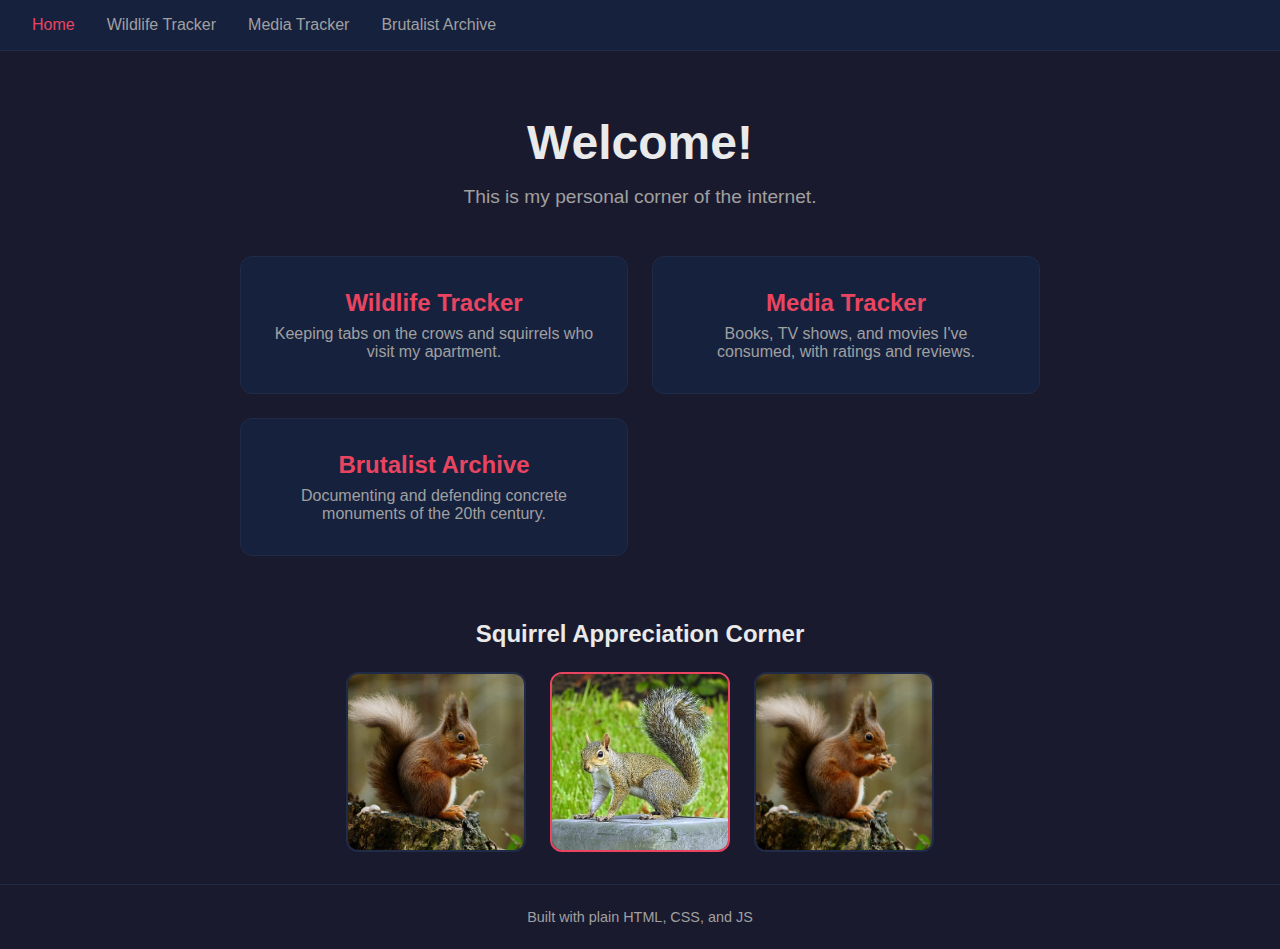
<file: index.html>
<!DOCTYPE html>
<html lang="en">
<head>
    <meta charset="UTF-8">
    <meta name="viewport" content="width=device-width, initial-scale=1.0">
    <title>Hannah's Personal Site</title>
    <link rel="stylesheet" href="styles.css">
</head>
<body>
    <nav>
        <a href="index.html" class="active">Home</a>
        <a href="wildlife.html">Wildlife Tracker</a>
        <a href="media.html">Media Tracker</a>
        <a href="brutalist.html">Brutalist Archive</a>
    </nav>

    <main class="landing">
        <h1>Welcome!</h1>
        <p>This is my personal corner of the internet.</p>

        <div class="cards">
            <a href="wildlife.html" class="card">
                <h2>Wildlife Tracker</h2>
                <p>Keeping tabs on the crows and squirrels who visit my apartment.</p>
            </a>
            <a href="media.html" class="card">
                <h2>Media Tracker</h2>
                <p>Books, TV shows, and movies I've consumed, with ratings and reviews.</p>
            </a>
            <a href="brutalist.html" class="card">
                <h2>Brutalist Archive</h2>
                <p>Documenting and defending concrete monuments of the 20th century.</p>
            </a>
        </div>

        <section class="squirrel-gallery">
            <h2>Squirrel Appreciation Corner</h2>
            <div class="squirrel-pics">
                <img src="images/squirrel1.jpg" alt="Cute squirrel" class="squirrel-img">
                <img src="images/squirrel2.jpg" alt="Squirrel eating" class="squirrel-img" id="magic-squirrel" title="Click me...">
                <img src="images/squirrel3.jpg" alt="Squirrel posing" class="squirrel-img">
            </div>
        </section>
    </main>

    <footer>
        <p>Built with plain HTML, CSS, and JS</p>
    </footer>

    <script>
        // Solitaire-style bouncing squirrel easter egg
        const magicSquirrel = document.getElementById('magic-squirrel');

        magicSquirrel.addEventListener('click', function(e) {
            e.preventDefault();
            startSquirrelCascade(this.src);
        });

        function startSquirrelCascade(imgSrc) {
            const numSquirrels = 15;
            const squirrels = [];

            for (let i = 0; i < numSquirrels; i++) {
                setTimeout(() => {
                    createBouncingSquirrel(imgSrc, squirrels);
                }, i * 200);
            }

            // Clean up after animation
            setTimeout(() => {
                squirrels.forEach(s => s.element.remove());
            }, 8000);
        }

        function createBouncingSquirrel(imgSrc, squirrels) {
            const img = document.createElement('img');
            img.src = imgSrc;
            img.style.cssText = `
                position: fixed;
                width: 80px;
                height: 80px;
                object-fit: cover;
                border-radius: 10px;
                pointer-events: none;
                z-index: 9999;
                box-shadow: 0 4px 12px rgba(0,0,0,0.4);
            `;
            document.body.appendChild(img);

            const squirrel = {
                element: img,
                x: Math.random() * (window.innerWidth - 100),
                y: -100,
                vx: (Math.random() - 0.5) * 8,
                vy: 0,
                gravity: 0.4,
                bounce: 0.7,
                trail: []
            };

            squirrels.push(squirrel);
            animateSquirrel(squirrel);
        }

        function animateSquirrel(squirrel) {
            const maxTrail = 8;
            let frame = 0;
            const maxFrames = 400;

            function update() {
                if (frame > maxFrames) {
                    squirrel.trail.forEach(t => t.remove());
                    return;
                }

                // Leave a trail (the cascade effect)
                if (frame % 3 === 0) {
                    const ghost = document.createElement('img');
                    ghost.src = squirrel.element.src;
                    ghost.style.cssText = `
                        position: fixed;
                        left: ${squirrel.x}px;
                        top: ${squirrel.y}px;
                        width: 80px;
                        height: 80px;
                        object-fit: cover;
                        border-radius: 10px;
                        pointer-events: none;
                        z-index: 9998;
                        opacity: 0.6;
                    `;
                    document.body.appendChild(ghost);
                    squirrel.trail.push(ghost);

                    // Fade out old trail images
                    if (squirrel.trail.length > maxTrail) {
                        const old = squirrel.trail.shift();
                        old.remove();
                    }
                }

                // Physics
                squirrel.vy += squirrel.gravity;
                squirrel.x += squirrel.vx;
                squirrel.y += squirrel.vy;

                // Bounce off walls
                if (squirrel.x <= 0) {
                    squirrel.x = 0;
                    squirrel.vx *= -squirrel.bounce;
                }
                if (squirrel.x >= window.innerWidth - 80) {
                    squirrel.x = window.innerWidth - 80;
                    squirrel.vx *= -squirrel.bounce;
                }

                // Bounce off floor
                if (squirrel.y >= window.innerHeight - 80) {
                    squirrel.y = window.innerHeight - 80;
                    squirrel.vy *= -squirrel.bounce;
                    squirrel.vx *= 0.95; // friction
                }

                // Update position
                squirrel.element.style.left = squirrel.x + 'px';
                squirrel.element.style.top = squirrel.y + 'px';

                frame++;
                requestAnimationFrame(update);
            }

            update();
        }
    </script>
</body>
</html>
</file>
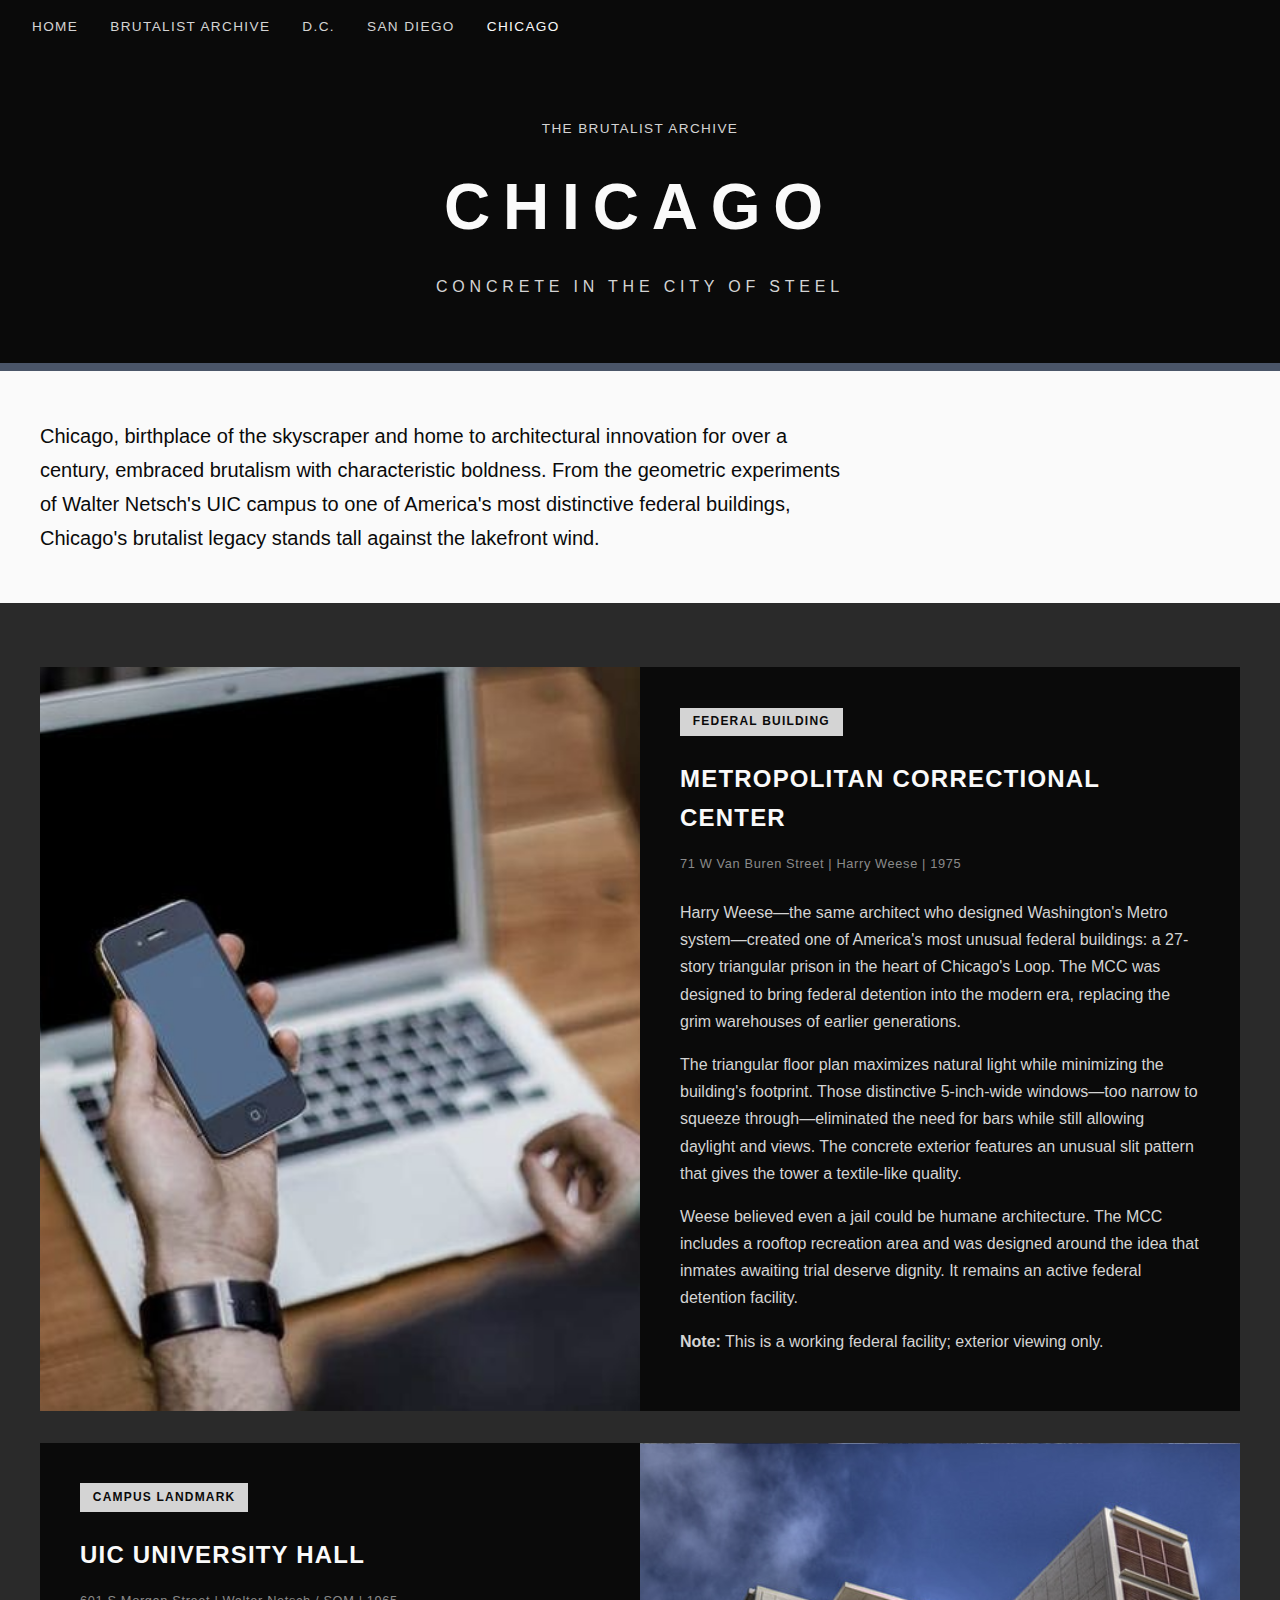
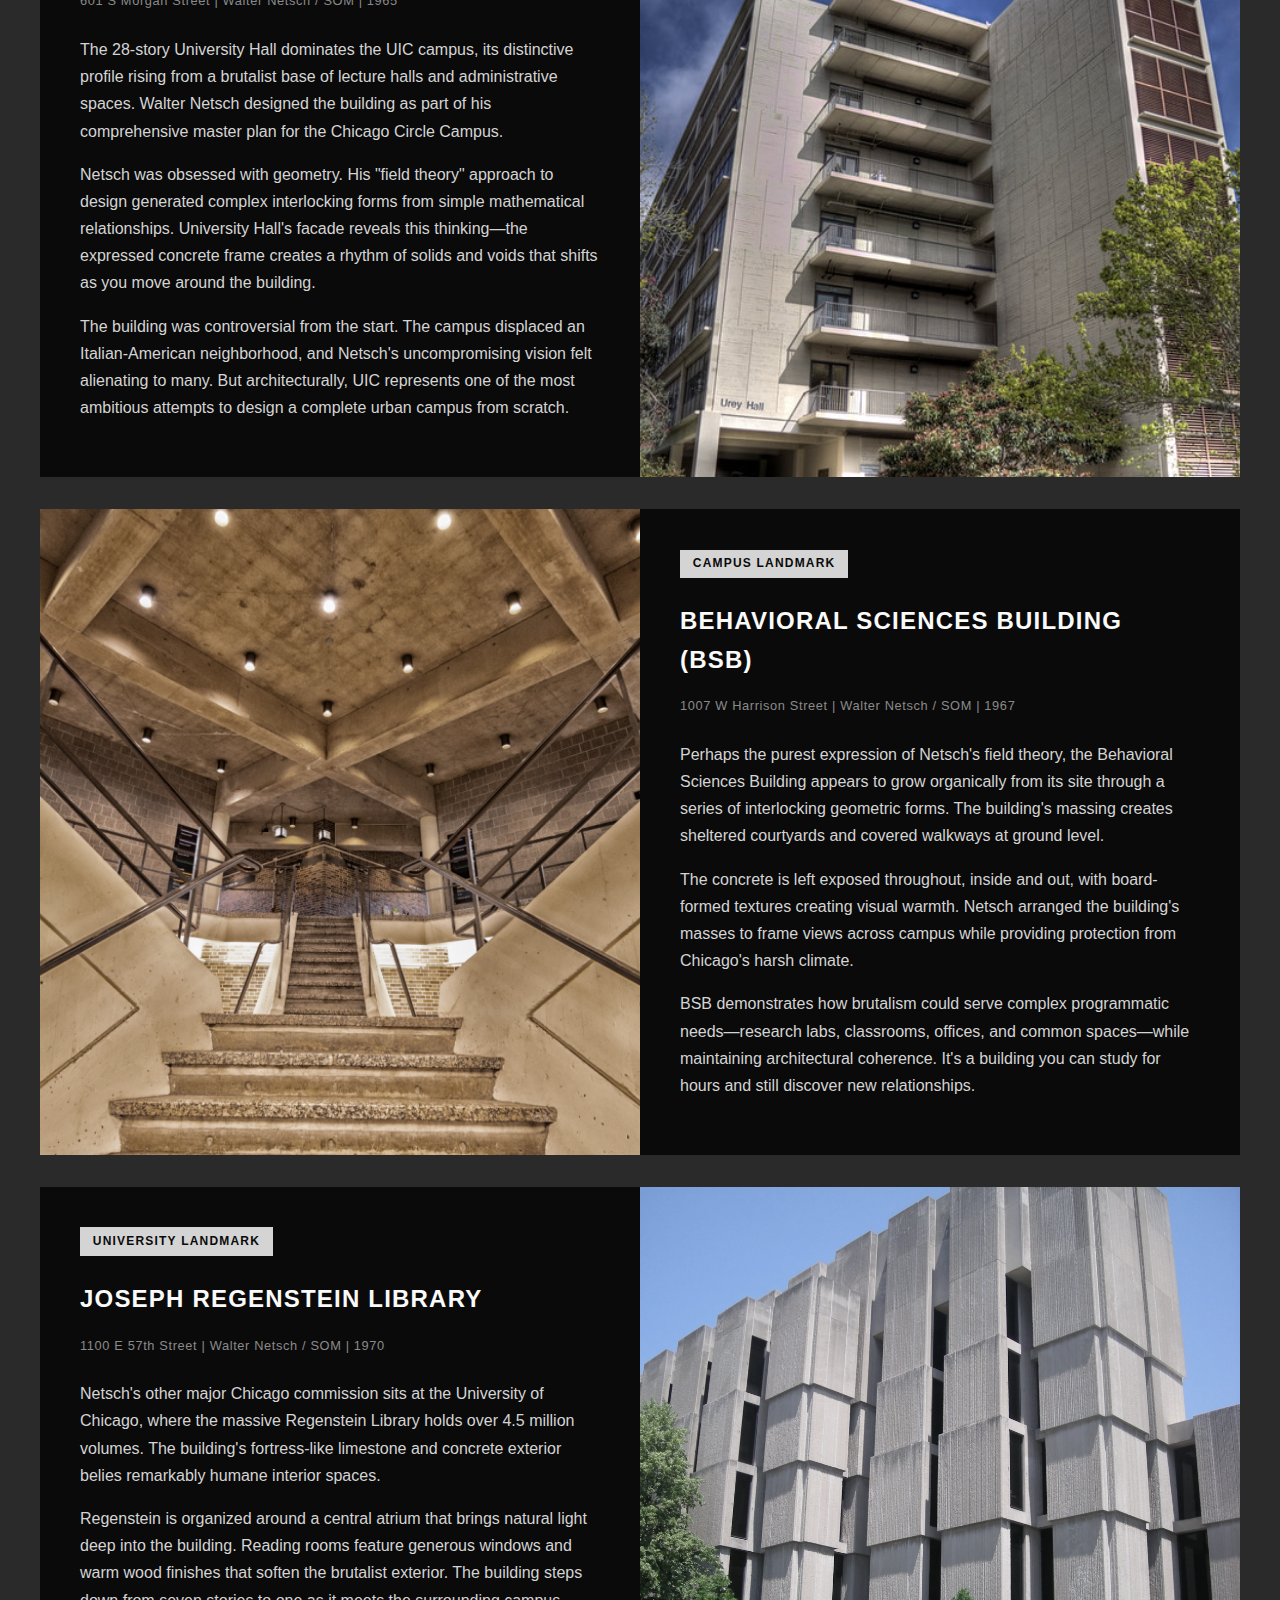
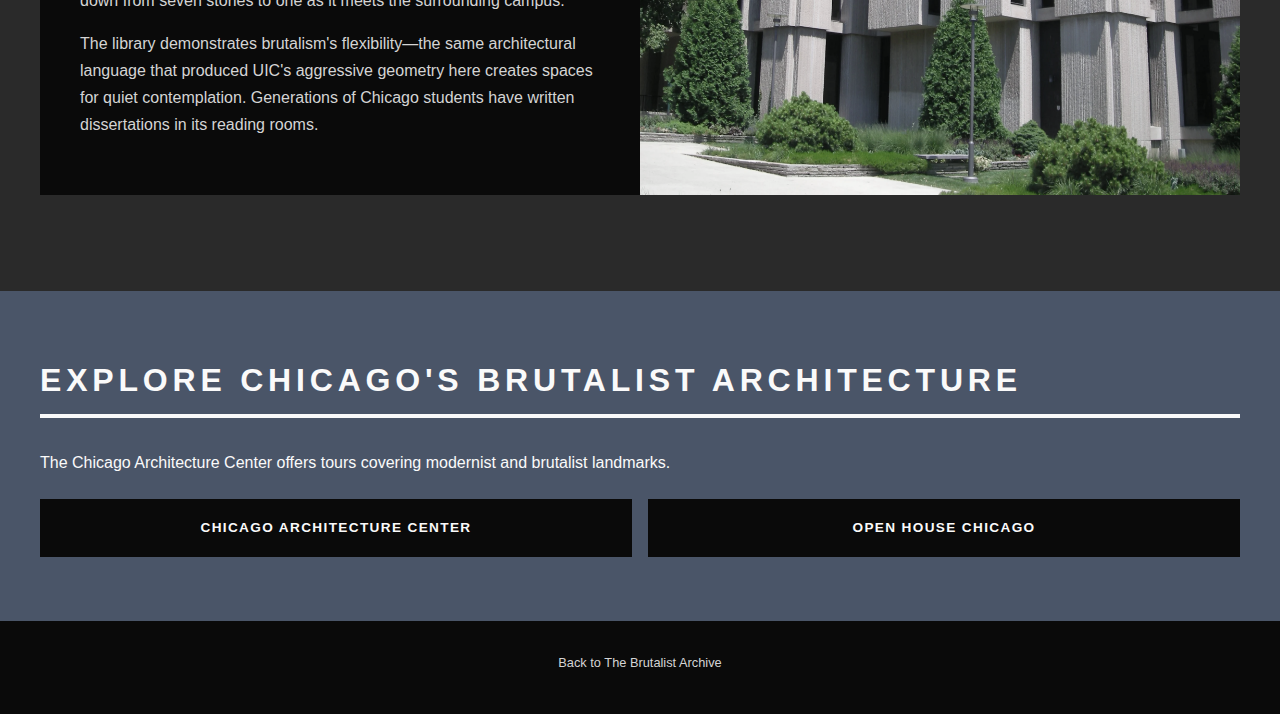
<file: brutalist-chicago.html>
<!DOCTYPE html>
<html lang="en">
<head>
    <meta charset="UTF-8">
    <meta name="viewport" content="width=device-width, initial-scale=1.0">
    <title>Brutalist Chicago | The Brutalist Archive</title>
    <link rel="stylesheet" href="brutalist.css">
</head>
<body>
    <nav>
        <a href="index.html">Home</a>
        <a href="brutalist.html">Brutalist Archive</a>
        <a href="brutalist-dc.html">D.C.</a>
        <a href="brutalist-sandiego.html">San Diego</a>
        <a href="brutalist-chicago.html" class="active">Chicago</a>
    </nav>

    <header class="hero city-hero">
        <p class="breadcrumb"><a href="brutalist.html">The Brutalist Archive</a></p>
        <h1>CHICAGO</h1>
        <p class="subtitle">Concrete in the City of Steel</p>
    </header>

    <main>
        <section class="city-intro">
            <div class="container">
                <p class="lead">
                    Chicago, birthplace of the skyscraper and home to architectural innovation for over a century, embraced brutalism with characteristic boldness. From the geometric experiments of Walter Netsch's UIC campus to one of America's most distinctive federal buildings, Chicago's brutalist legacy stands tall against the lakefront wind.
                </p>
            </div>
        </section>

        <section class="buildings">
            <div class="container">
                <article class="building-feature">
                    <div class="building-image-large" style="background-image: url('images/mcc-chicago.jpg')"></div>
                    <div class="building-content">
                        <span class="status preserved">Federal Building</span>
                        <h2>Metropolitan Correctional Center</h2>
                        <p class="building-meta">71 W Van Buren Street | Harry Weese | 1975</p>
                        <p>
                            Harry Weese—the same architect who designed Washington's Metro system—created one of America's most unusual federal buildings: a 27-story triangular prison in the heart of Chicago's Loop. The MCC was designed to bring federal detention into the modern era, replacing the grim warehouses of earlier generations.
                        </p>
                        <p>
                            The triangular floor plan maximizes natural light while minimizing the building's footprint. Those distinctive 5-inch-wide windows—too narrow to squeeze through—eliminated the need for bars while still allowing daylight and views. The concrete exterior features an unusual slit pattern that gives the tower a textile-like quality.
                        </p>
                        <p>
                            Weese believed even a jail could be humane architecture. The MCC includes a rooftop recreation area and was designed around the idea that inmates awaiting trial deserve dignity. It remains an active federal detention facility.
                        </p>
                        <p>
                            <strong>Note:</strong> This is a working federal facility; exterior viewing only.
                        </p>
                    </div>
                </article>

                <article class="building-feature">
                    <div class="building-image-large" style="background-image: url('images/uic-uh.jpg')"></div>
                    <div class="building-content">
                        <span class="status preserved">Campus Landmark</span>
                        <h2>UIC University Hall</h2>
                        <p class="building-meta">601 S Morgan Street | Walter Netsch / SOM | 1965</p>
                        <p>
                            The 28-story University Hall dominates the UIC campus, its distinctive profile rising from a brutalist base of lecture halls and administrative spaces. Walter Netsch designed the building as part of his comprehensive master plan for the Chicago Circle Campus.
                        </p>
                        <p>
                            Netsch was obsessed with geometry. His "field theory" approach to design generated complex interlocking forms from simple mathematical relationships. University Hall's facade reveals this thinking—the expressed concrete frame creates a rhythm of solids and voids that shifts as you move around the building.
                        </p>
                        <p>
                            The building was controversial from the start. The campus displaced an Italian-American neighborhood, and Netsch's uncompromising vision felt alienating to many. But architecturally, UIC represents one of the most ambitious attempts to design a complete urban campus from scratch.
                        </p>
                    </div>
                </article>

                <article class="building-feature">
                    <div class="building-image-large" style="background-image: url('images/uic-bsb.png')"></div>
                    <div class="building-content">
                        <span class="status preserved">Campus Landmark</span>
                        <h2>Behavioral Sciences Building (BSB)</h2>
                        <p class="building-meta">1007 W Harrison Street | Walter Netsch / SOM | 1967</p>
                        <p>
                            Perhaps the purest expression of Netsch's field theory, the Behavioral Sciences Building appears to grow organically from its site through a series of interlocking geometric forms. The building's massing creates sheltered courtyards and covered walkways at ground level.
                        </p>
                        <p>
                            The concrete is left exposed throughout, inside and out, with board-formed textures creating visual warmth. Netsch arranged the building's masses to frame views across campus while providing protection from Chicago's harsh climate.
                        </p>
                        <p>
                            BSB demonstrates how brutalism could serve complex programmatic needs—research labs, classrooms, offices, and common spaces—while maintaining architectural coherence. It's a building you can study for hours and still discover new relationships.
                        </p>
                    </div>
                </article>

                <article class="building-feature">
                    <div class="building-image-large" style="background-image: url('images/regenstein.webp')"></div>
                    <div class="building-content">
                        <span class="status preserved">University Landmark</span>
                        <h2>Joseph Regenstein Library</h2>
                        <p class="building-meta">1100 E 57th Street | Walter Netsch / SOM | 1970</p>
                        <p>
                            Netsch's other major Chicago commission sits at the University of Chicago, where the massive Regenstein Library holds over 4.5 million volumes. The building's fortress-like limestone and concrete exterior belies remarkably humane interior spaces.
                        </p>
                        <p>
                            Regenstein is organized around a central atrium that brings natural light deep into the building. Reading rooms feature generous windows and warm wood finishes that soften the brutalist exterior. The building steps down from seven stories to one as it meets the surrounding campus.
                        </p>
                        <p>
                            The library demonstrates brutalism's flexibility—the same architectural language that produced UIC's aggressive geometry here creates spaces for quiet contemplation. Generations of Chicago students have written dissertations in its reading rooms.
                        </p>
                    </div>
                </article>
            </div>
        </section>

        <section class="action">
            <div class="container">
                <h2>Explore Chicago's Brutalist Architecture</h2>
                <p>The Chicago Architecture Center offers tours covering modernist and brutalist landmarks.</p>
                <div class="action-links-inline">
                    <a href="https://www.architecture.org/" target="_blank" rel="noopener" class="action-btn">Chicago Architecture Center</a>
                    <a href="https://www.openhousechicago.org/" target="_blank" rel="noopener" class="action-btn">Open House Chicago</a>
                </div>
            </div>
        </section>
    </main>

    <footer>
        <p><a href="brutalist.html">Back to The Brutalist Archive</a></p>
    </footer>
</body>
</html>
</file>
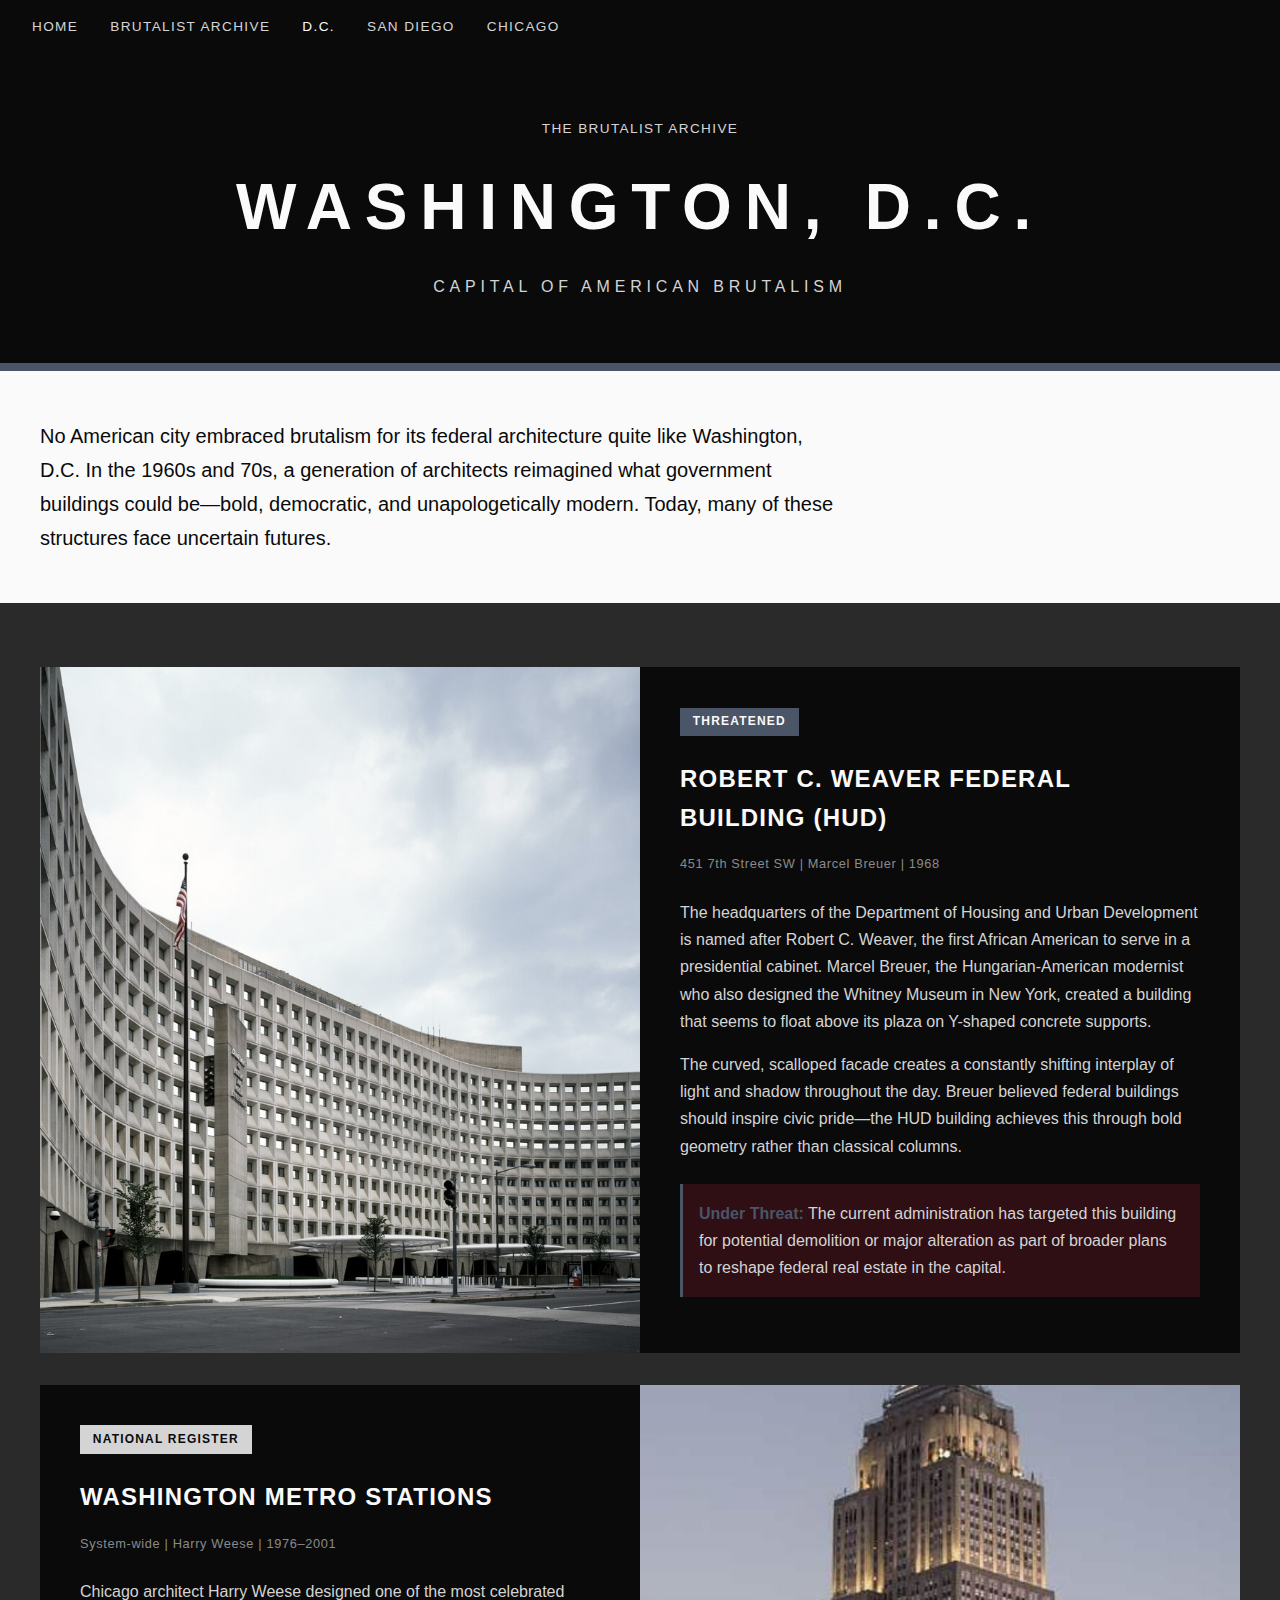
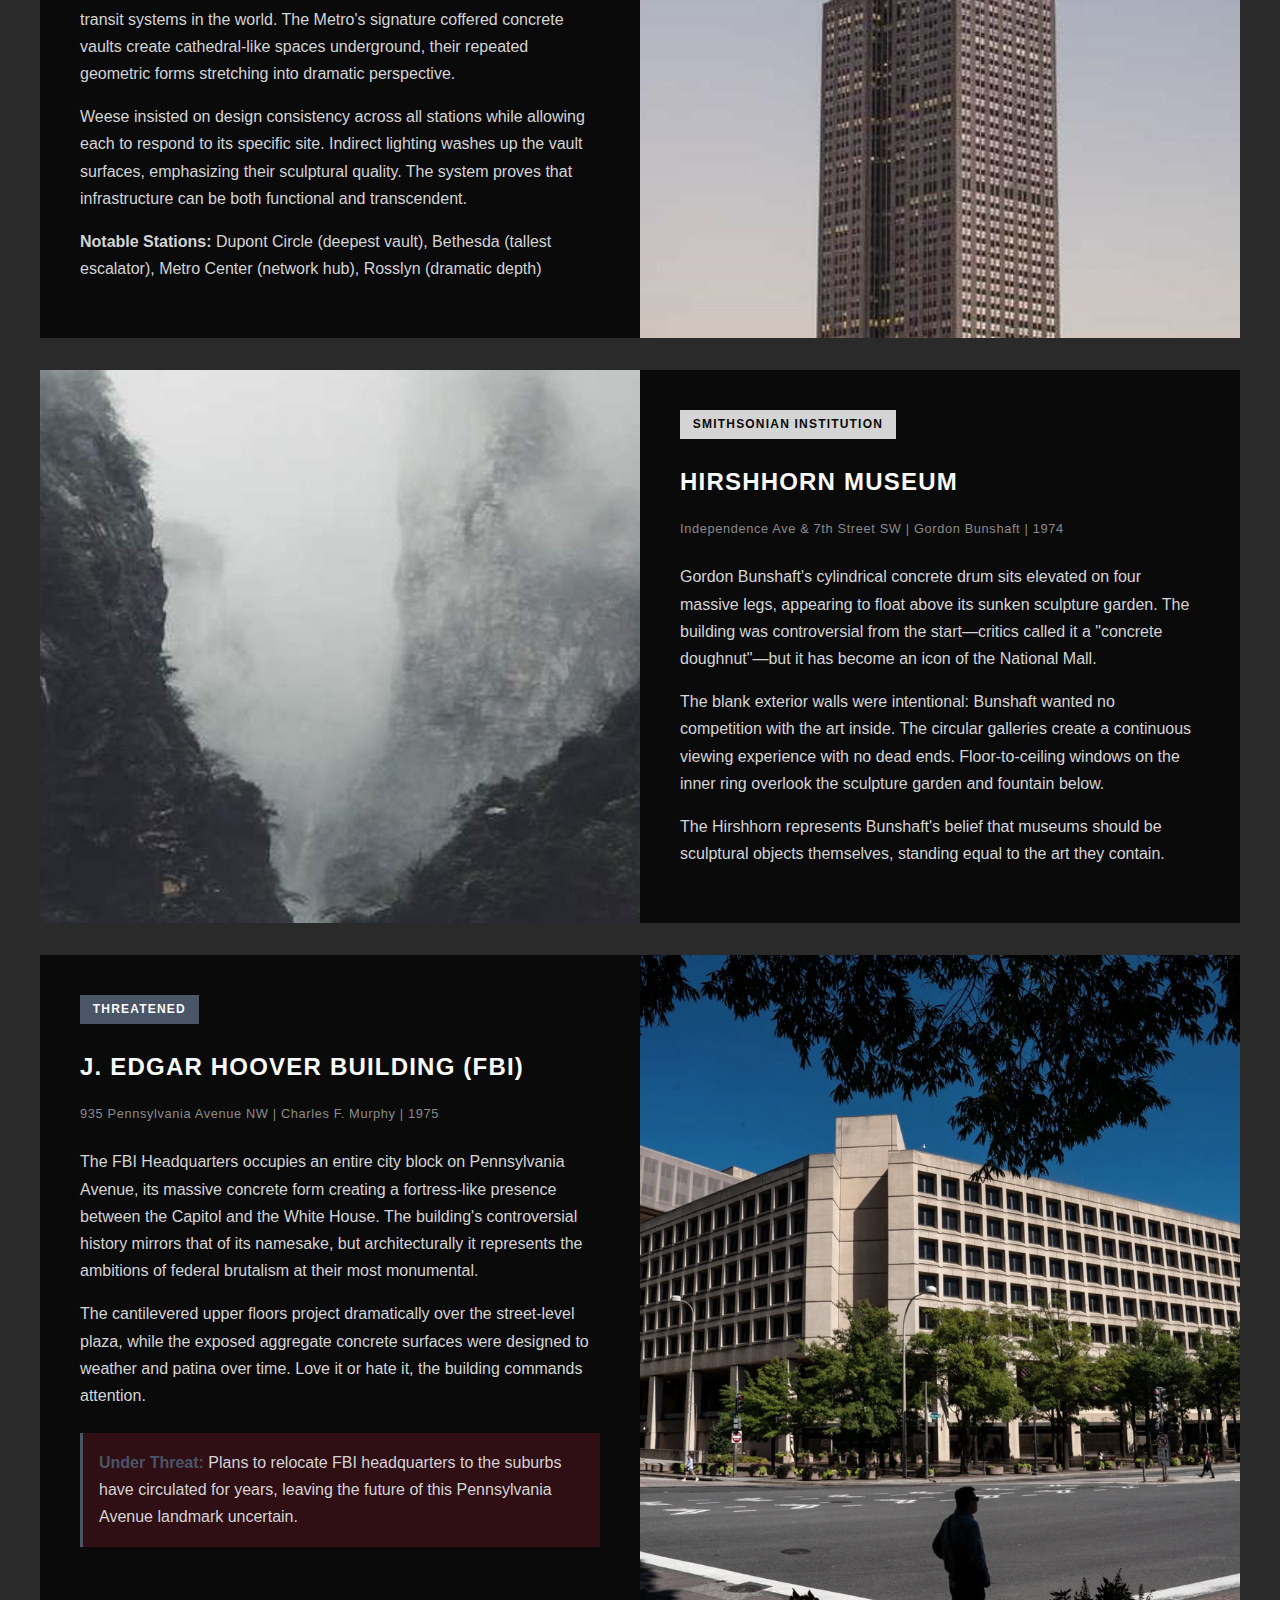
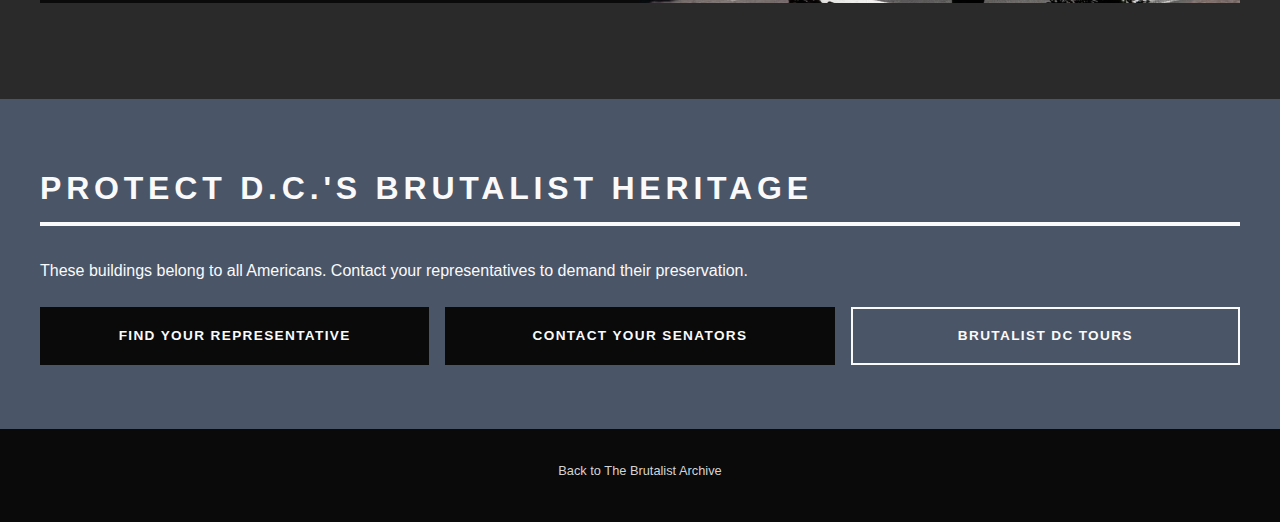
<file: brutalist-dc.html>
<!DOCTYPE html>
<html lang="en">
<head>
    <meta charset="UTF-8">
    <meta name="viewport" content="width=device-width, initial-scale=1.0">
    <title>Brutalist Washington, D.C. | The Brutalist Archive</title>
    <link rel="stylesheet" href="brutalist.css">
</head>
<body>
    <nav>
        <a href="index.html">Home</a>
        <a href="brutalist.html">Brutalist Archive</a>
        <a href="brutalist-dc.html" class="active">D.C.</a>
        <a href="brutalist-sandiego.html">San Diego</a>
        <a href="brutalist-chicago.html">Chicago</a>
    </nav>

    <header class="hero city-hero">
        <p class="breadcrumb"><a href="brutalist.html">The Brutalist Archive</a></p>
        <h1>WASHINGTON, D.C.</h1>
        <p class="subtitle">Capital of American Brutalism</p>
    </header>

    <main>
        <section class="city-intro">
            <div class="container">
                <p class="lead">
                    No American city embraced brutalism for its federal architecture quite like Washington, D.C. In the 1960s and 70s, a generation of architects reimagined what government buildings could be—bold, democratic, and unapologetically modern. Today, many of these structures face uncertain futures.
                </p>
            </div>
        </section>

        <section class="buildings">
            <div class="container">
                <article class="building-feature">
                    <div class="building-image-large" style="background-image: url('images/hud.jpg')"></div>
                    <div class="building-content">
                        <span class="status threatened">Threatened</span>
                        <h2>Robert C. Weaver Federal Building (HUD)</h2>
                        <p class="building-meta">451 7th Street SW | Marcel Breuer | 1968</p>
                        <p>
                            The headquarters of the Department of Housing and Urban Development is named after Robert C. Weaver, the first African American to serve in a presidential cabinet. Marcel Breuer, the Hungarian-American modernist who also designed the Whitney Museum in New York, created a building that seems to float above its plaza on Y-shaped concrete supports.
                        </p>
                        <p>
                            The curved, scalloped facade creates a constantly shifting interplay of light and shadow throughout the day. Breuer believed federal buildings should inspire civic pride—the HUD building achieves this through bold geometry rather than classical columns.
                        </p>
                        <p class="threat-note">
                            <strong>Under Threat:</strong> The current administration has targeted this building for potential demolition or major alteration as part of broader plans to reshape federal real estate in the capital.
                        </p>
                    </div>
                </article>

                <article class="building-feature">
                    <div class="building-image-large" style="background-image: url('images/dc-metro.jpg')"></div>
                    <div class="building-content">
                        <span class="status preserved">National Register</span>
                        <h2>Washington Metro Stations</h2>
                        <p class="building-meta">System-wide | Harry Weese | 1976–2001</p>
                        <p>
                            Chicago architect Harry Weese designed one of the most celebrated transit systems in the world. The Metro's signature coffered concrete vaults create cathedral-like spaces underground, their repeated geometric forms stretching into dramatic perspective.
                        </p>
                        <p>
                            Weese insisted on design consistency across all stations while allowing each to respond to its specific site. Indirect lighting washes up the vault surfaces, emphasizing their sculptural quality. The system proves that infrastructure can be both functional and transcendent.
                        </p>
                        <p>
                            <strong>Notable Stations:</strong> Dupont Circle (deepest vault), Bethesda (tallest escalator), Metro Center (network hub), Rosslyn (dramatic depth)
                        </p>
                    </div>
                </article>

                <article class="building-feature">
                    <div class="building-image-large" style="background-image: url('images/hirshhorn.jpg')"></div>
                    <div class="building-content">
                        <span class="status preserved">Smithsonian Institution</span>
                        <h2>Hirshhorn Museum</h2>
                        <p class="building-meta">Independence Ave & 7th Street SW | Gordon Bunshaft | 1974</p>
                        <p>
                            Gordon Bunshaft's cylindrical concrete drum sits elevated on four massive legs, appearing to float above its sunken sculpture garden. The building was controversial from the start—critics called it a "concrete doughnut"—but it has become an icon of the National Mall.
                        </p>
                        <p>
                            The blank exterior walls were intentional: Bunshaft wanted no competition with the art inside. The circular galleries create a continuous viewing experience with no dead ends. Floor-to-ceiling windows on the inner ring overlook the sculpture garden and fountain below.
                        </p>
                        <p>
                            The Hirshhorn represents Bunshaft's belief that museums should be sculptural objects themselves, standing equal to the art they contain.
                        </p>
                    </div>
                </article>

                <article class="building-feature">
                    <div class="building-image-large" style="background-image: url('images/fbi.webp')"></div>
                    <div class="building-content">
                        <span class="status threatened">Threatened</span>
                        <h2>J. Edgar Hoover Building (FBI)</h2>
                        <p class="building-meta">935 Pennsylvania Avenue NW | Charles F. Murphy | 1975</p>
                        <p>
                            The FBI Headquarters occupies an entire city block on Pennsylvania Avenue, its massive concrete form creating a fortress-like presence between the Capitol and the White House. The building's controversial history mirrors that of its namesake, but architecturally it represents the ambitions of federal brutalism at their most monumental.
                        </p>
                        <p>
                            The cantilevered upper floors project dramatically over the street-level plaza, while the exposed aggregate concrete surfaces were designed to weather and patina over time. Love it or hate it, the building commands attention.
                        </p>
                        <p class="threat-note">
                            <strong>Under Threat:</strong> Plans to relocate FBI headquarters to the suburbs have circulated for years, leaving the future of this Pennsylvania Avenue landmark uncertain.
                        </p>
                    </div>
                </article>
            </div>
        </section>

        <section class="action">
            <div class="container">
                <h2>Protect D.C.'s Brutalist Heritage</h2>
                <p>These buildings belong to all Americans. Contact your representatives to demand their preservation.</p>
                <div class="action-links-inline">
                    <a href="https://www.house.gov/representatives/find-your-representative" target="_blank" rel="noopener" class="action-btn">Find Your Representative</a>
                    <a href="https://www.senate.gov/senators/senators-contact.htm" target="_blank" rel="noopener" class="action-btn">Contact Your Senators</a>
                    <a href="https://brutalistdc.com/" target="_blank" rel="noopener" class="action-btn secondary">Brutalist DC Tours</a>
                </div>
            </div>
        </section>
    </main>

    <footer>
        <p><a href="brutalist.html">Back to The Brutalist Archive</a></p>
    </footer>
</body>
</html>
</file>
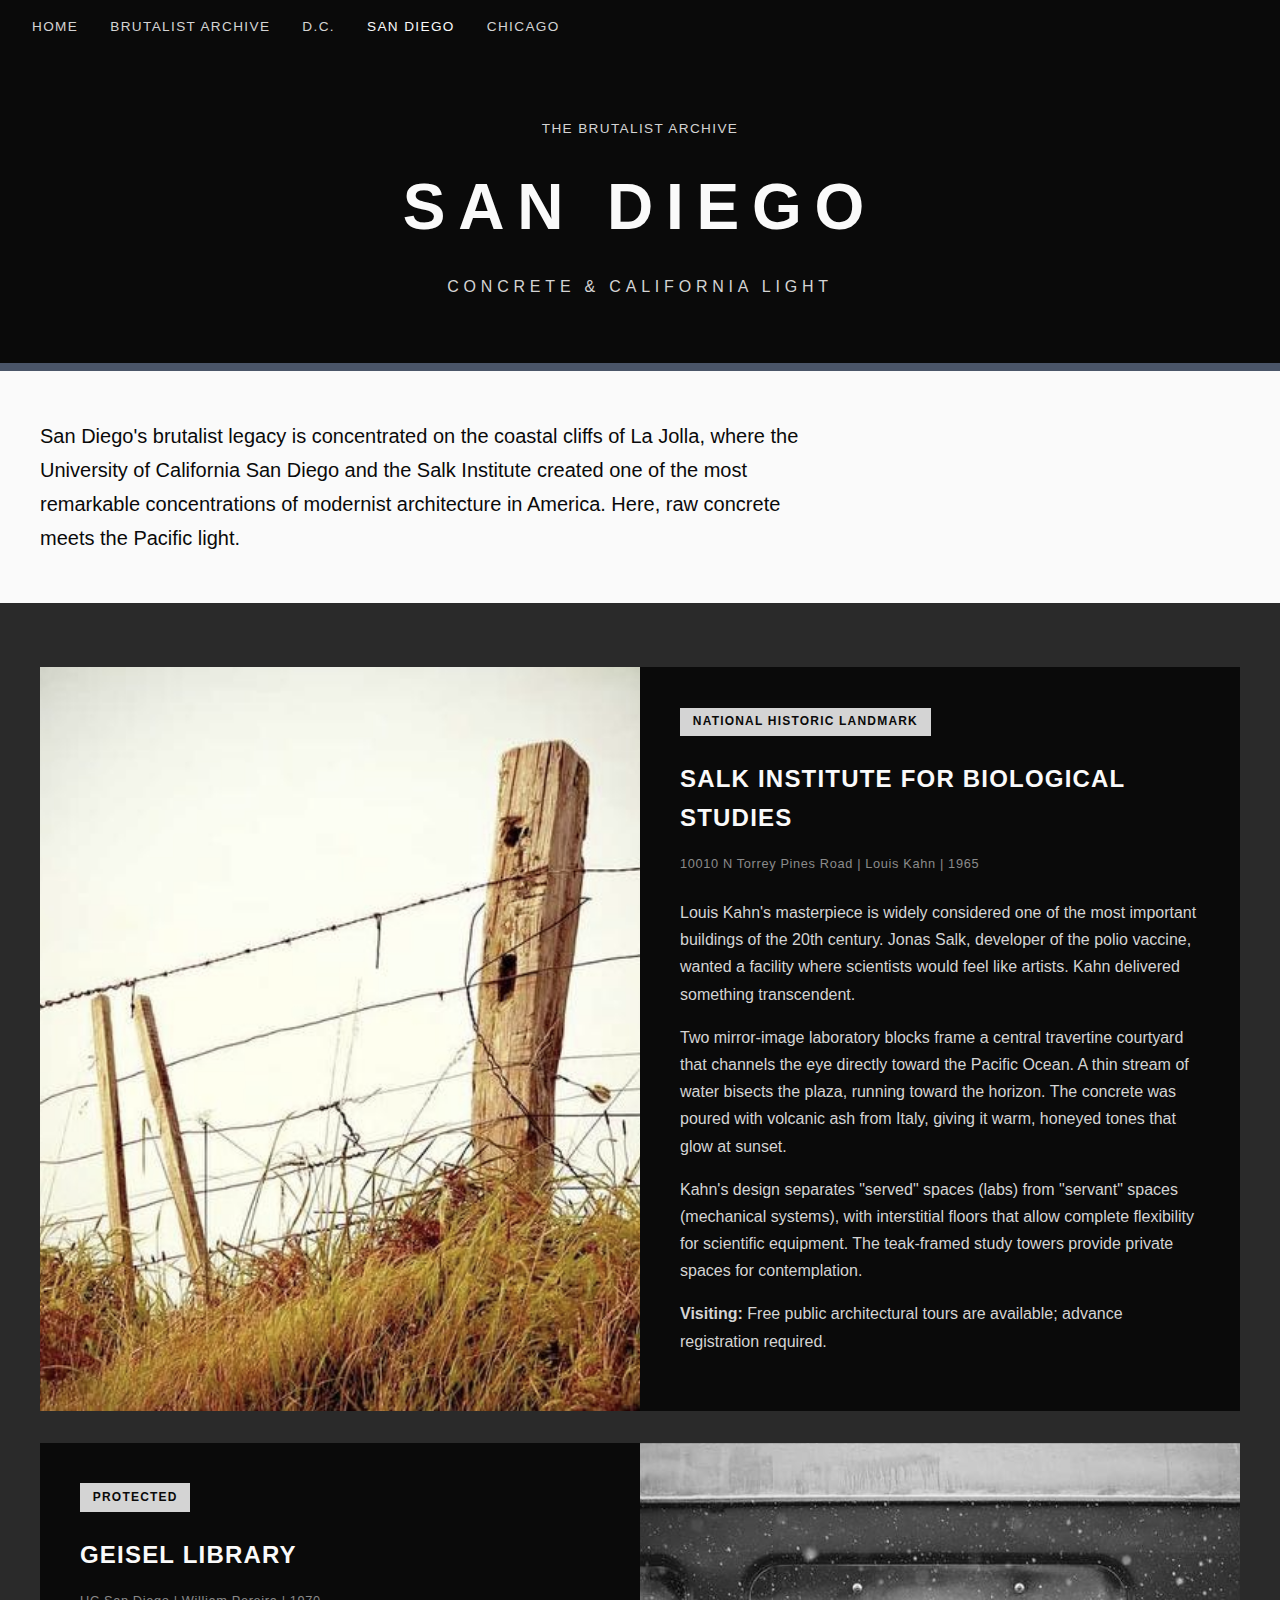
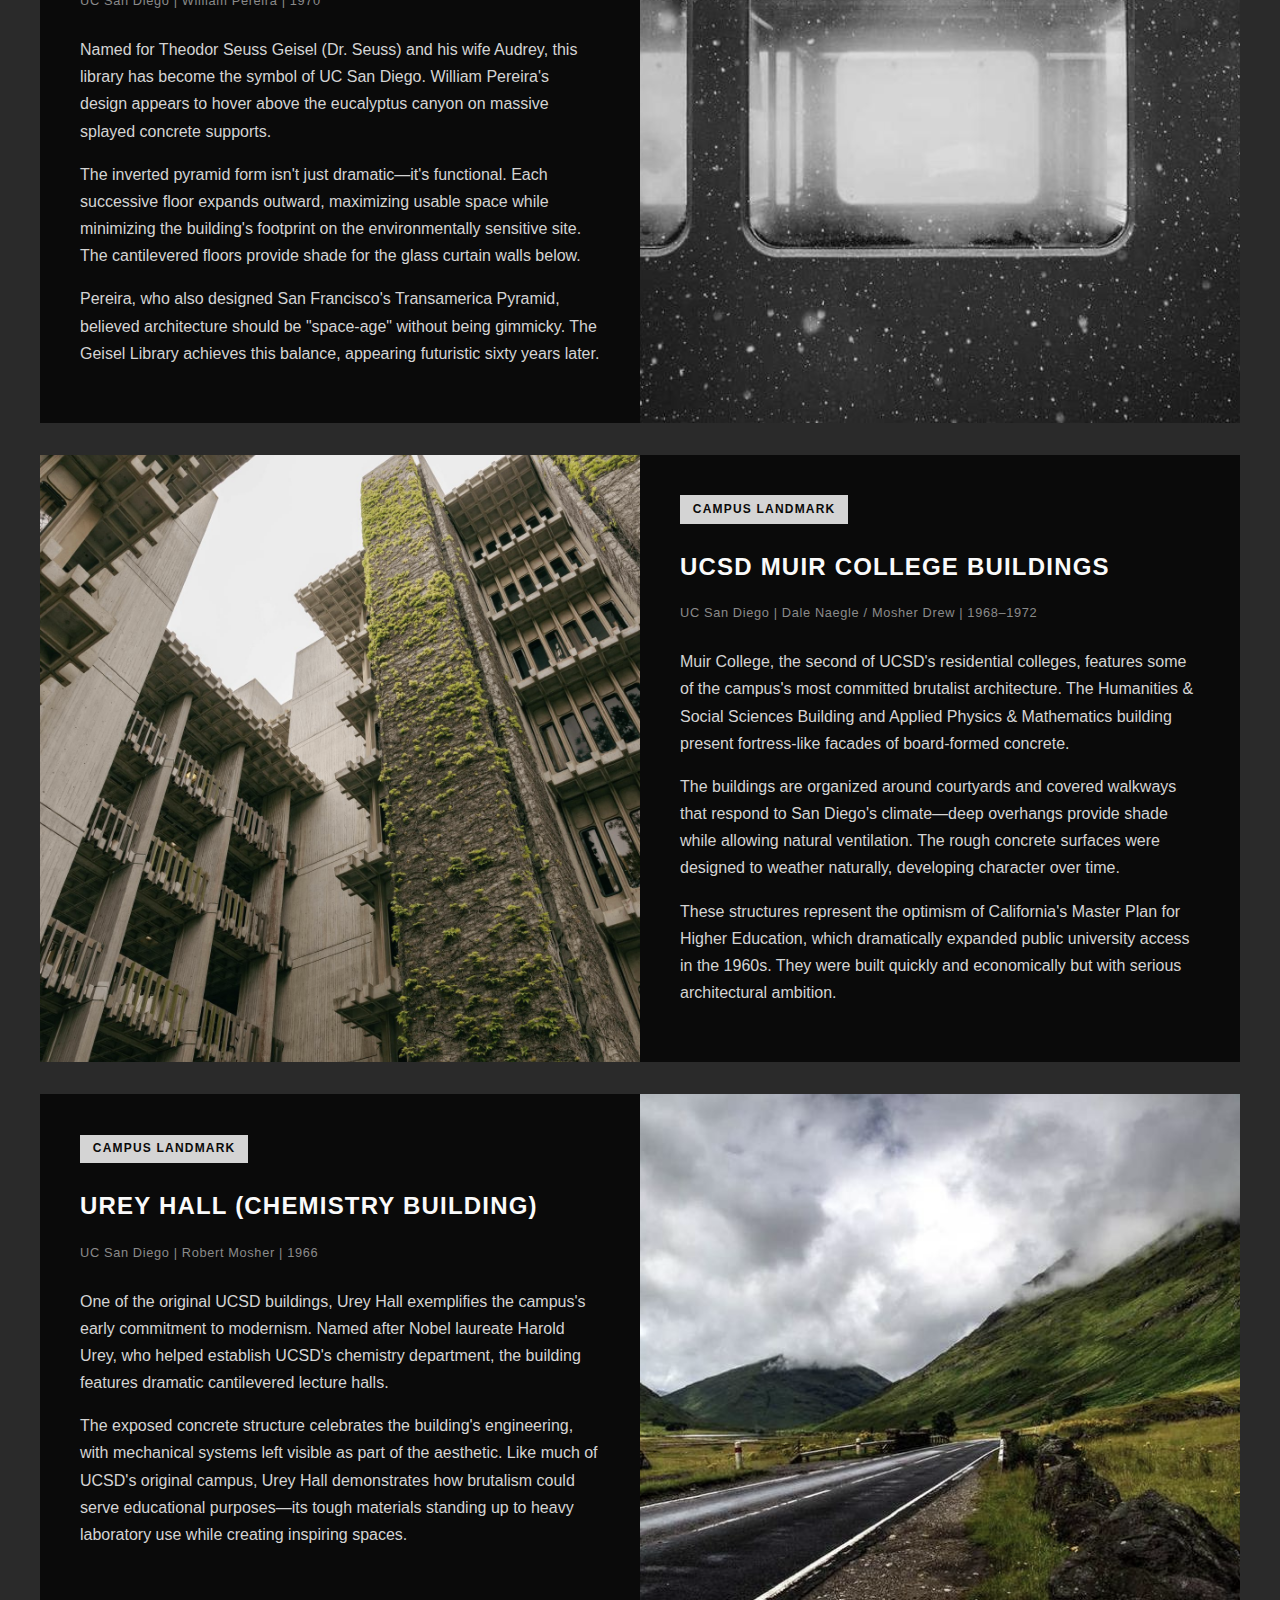
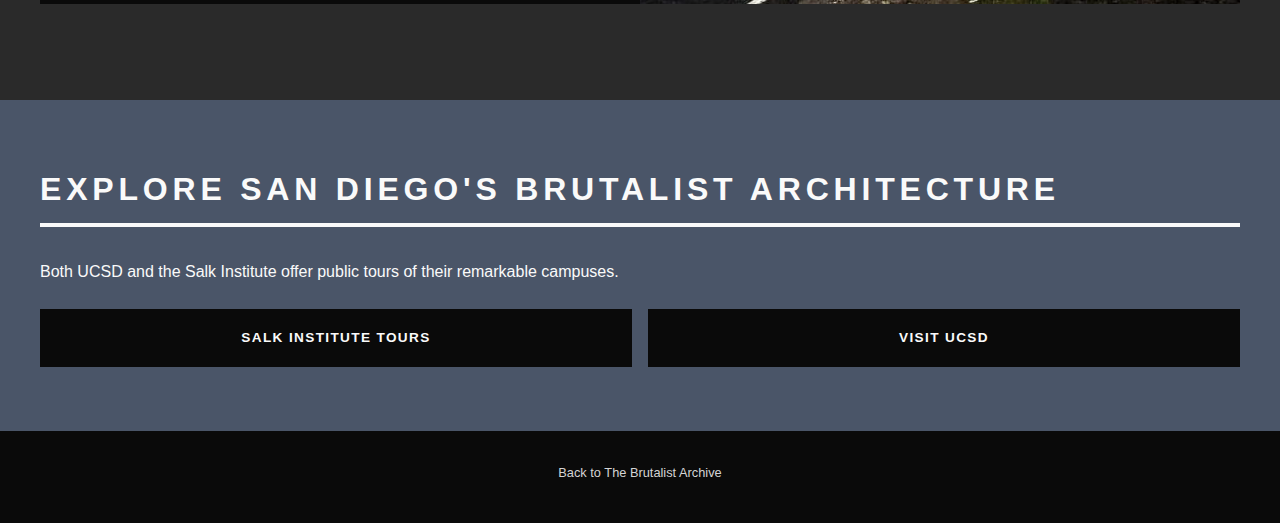
<file: brutalist-sandiego.html>
<!DOCTYPE html>
<html lang="en">
<head>
    <meta charset="UTF-8">
    <meta name="viewport" content="width=device-width, initial-scale=1.0">
    <title>Brutalist San Diego | The Brutalist Archive</title>
    <link rel="stylesheet" href="brutalist.css">
</head>
<body>
    <nav>
        <a href="index.html">Home</a>
        <a href="brutalist.html">Brutalist Archive</a>
        <a href="brutalist-dc.html">D.C.</a>
        <a href="brutalist-sandiego.html" class="active">San Diego</a>
        <a href="brutalist-chicago.html">Chicago</a>
    </nav>

    <header class="hero city-hero">
        <p class="breadcrumb"><a href="brutalist.html">The Brutalist Archive</a></p>
        <h1>SAN DIEGO</h1>
        <p class="subtitle">Concrete & California Light</p>
    </header>

    <main>
        <section class="city-intro">
            <div class="container">
                <p class="lead">
                    San Diego's brutalist legacy is concentrated on the coastal cliffs of La Jolla, where the University of California San Diego and the Salk Institute created one of the most remarkable concentrations of modernist architecture in America. Here, raw concrete meets the Pacific light.
                </p>
            </div>
        </section>

        <section class="buildings">
            <div class="container">
                <article class="building-feature">
                    <div class="building-image-large" style="background-image: url('images/salk.jpg')"></div>
                    <div class="building-content">
                        <span class="status preserved">National Historic Landmark</span>
                        <h2>Salk Institute for Biological Studies</h2>
                        <p class="building-meta">10010 N Torrey Pines Road | Louis Kahn | 1965</p>
                        <p>
                            Louis Kahn's masterpiece is widely considered one of the most important buildings of the 20th century. Jonas Salk, developer of the polio vaccine, wanted a facility where scientists would feel like artists. Kahn delivered something transcendent.
                        </p>
                        <p>
                            Two mirror-image laboratory blocks frame a central travertine courtyard that channels the eye directly toward the Pacific Ocean. A thin stream of water bisects the plaza, running toward the horizon. The concrete was poured with volcanic ash from Italy, giving it warm, honeyed tones that glow at sunset.
                        </p>
                        <p>
                            Kahn's design separates "served" spaces (labs) from "servant" spaces (mechanical systems), with interstitial floors that allow complete flexibility for scientific equipment. The teak-framed study towers provide private spaces for contemplation.
                        </p>
                        <p>
                            <strong>Visiting:</strong> Free public architectural tours are available; advance registration required.
                        </p>
                    </div>
                </article>

                <article class="building-feature">
                    <div class="building-image-large" style="background-image: url('images/geisel.jpg')"></div>
                    <div class="building-content">
                        <span class="status preserved">Protected</span>
                        <h2>Geisel Library</h2>
                        <p class="building-meta">UC San Diego | William Pereira | 1970</p>
                        <p>
                            Named for Theodor Seuss Geisel (Dr. Seuss) and his wife Audrey, this library has become the symbol of UC San Diego. William Pereira's design appears to hover above the eucalyptus canyon on massive splayed concrete supports.
                        </p>
                        <p>
                            The inverted pyramid form isn't just dramatic—it's functional. Each successive floor expands outward, maximizing usable space while minimizing the building's footprint on the environmentally sensitive site. The cantilevered floors provide shade for the glass curtain walls below.
                        </p>
                        <p>
                            Pereira, who also designed San Francisco's Transamerica Pyramid, believed architecture should be "space-age" without being gimmicky. The Geisel Library achieves this balance, appearing futuristic sixty years later.
                        </p>
                    </div>
                </article>

                <article class="building-feature">
                    <div class="building-image-large" style="background-image: url('images/ucsd-muir.jpg')"></div>
                    <div class="building-content">
                        <span class="status preserved">Campus Landmark</span>
                        <h2>UCSD Muir College Buildings</h2>
                        <p class="building-meta">UC San Diego | Dale Naegle / Mosher Drew | 1968–1972</p>
                        <p>
                            Muir College, the second of UCSD's residential colleges, features some of the campus's most committed brutalist architecture. The Humanities & Social Sciences Building and Applied Physics & Mathematics building present fortress-like facades of board-formed concrete.
                        </p>
                        <p>
                            The buildings are organized around courtyards and covered walkways that respond to San Diego's climate—deep overhangs provide shade while allowing natural ventilation. The rough concrete surfaces were designed to weather naturally, developing character over time.
                        </p>
                        <p>
                            These structures represent the optimism of California's Master Plan for Higher Education, which dramatically expanded public university access in the 1960s. They were built quickly and economically but with serious architectural ambition.
                        </p>
                    </div>
                </article>

                <article class="building-feature">
                    <div class="building-image-large" style="background-image: url('images/ucsd-chem.jpg')"></div>
                    <div class="building-content">
                        <span class="status preserved">Campus Landmark</span>
                        <h2>Urey Hall (Chemistry Building)</h2>
                        <p class="building-meta">UC San Diego | Robert Mosher | 1966</p>
                        <p>
                            One of the original UCSD buildings, Urey Hall exemplifies the campus's early commitment to modernism. Named after Nobel laureate Harold Urey, who helped establish UCSD's chemistry department, the building features dramatic cantilevered lecture halls.
                        </p>
                        <p>
                            The exposed concrete structure celebrates the building's engineering, with mechanical systems left visible as part of the aesthetic. Like much of UCSD's original campus, Urey Hall demonstrates how brutalism could serve educational purposes—its tough materials standing up to heavy laboratory use while creating inspiring spaces.
                        </p>
                    </div>
                </article>
            </div>
        </section>

        <section class="action">
            <div class="container">
                <h2>Explore San Diego's Brutalist Architecture</h2>
                <p>Both UCSD and the Salk Institute offer public tours of their remarkable campuses.</p>
                <div class="action-links-inline">
                    <a href="https://www.salk.edu/about/visiting-salk/" target="_blank" rel="noopener" class="action-btn">Salk Institute Tours</a>
                    <a href="https://ucsd.edu/visit/index.html" target="_blank" rel="noopener" class="action-btn">Visit UCSD</a>
                </div>
            </div>
        </section>
    </main>

    <footer>
        <p><a href="brutalist.html">Back to The Brutalist Archive</a></p>
    </footer>
</body>
</html>
</file>
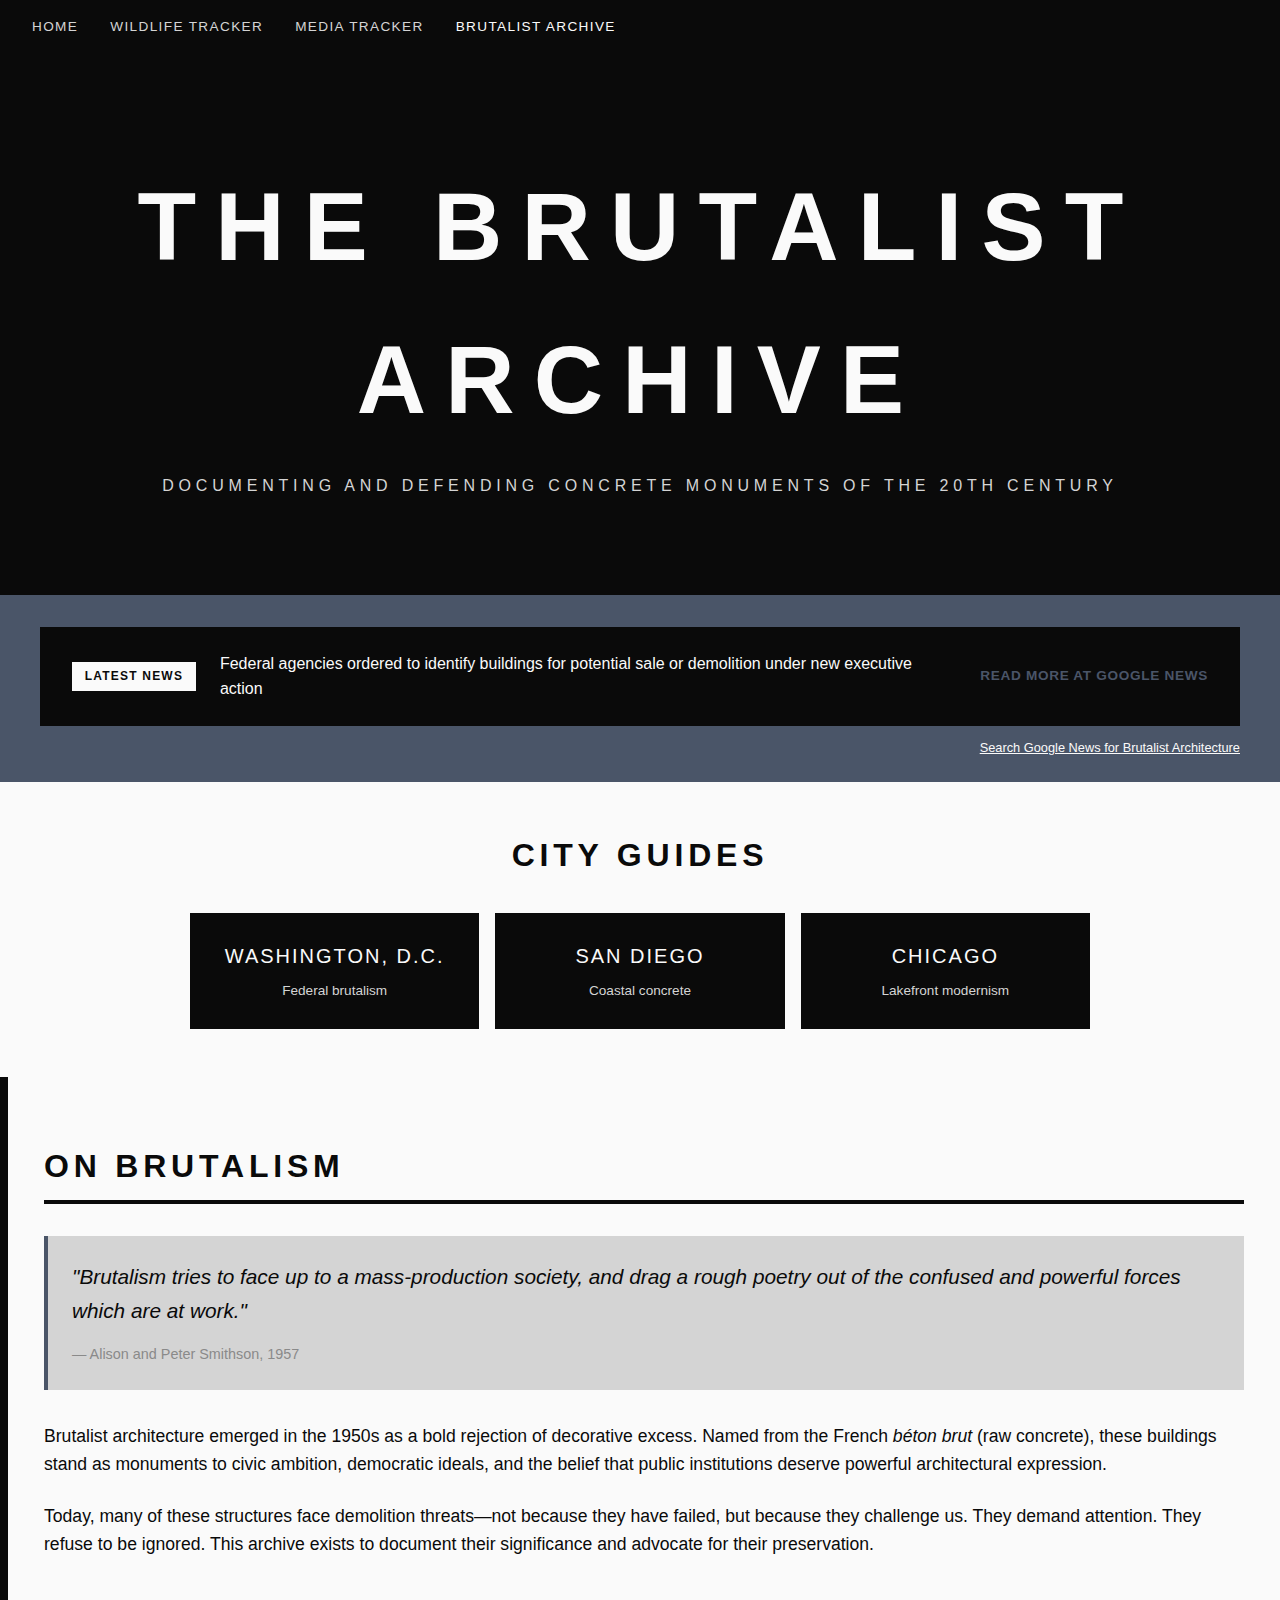
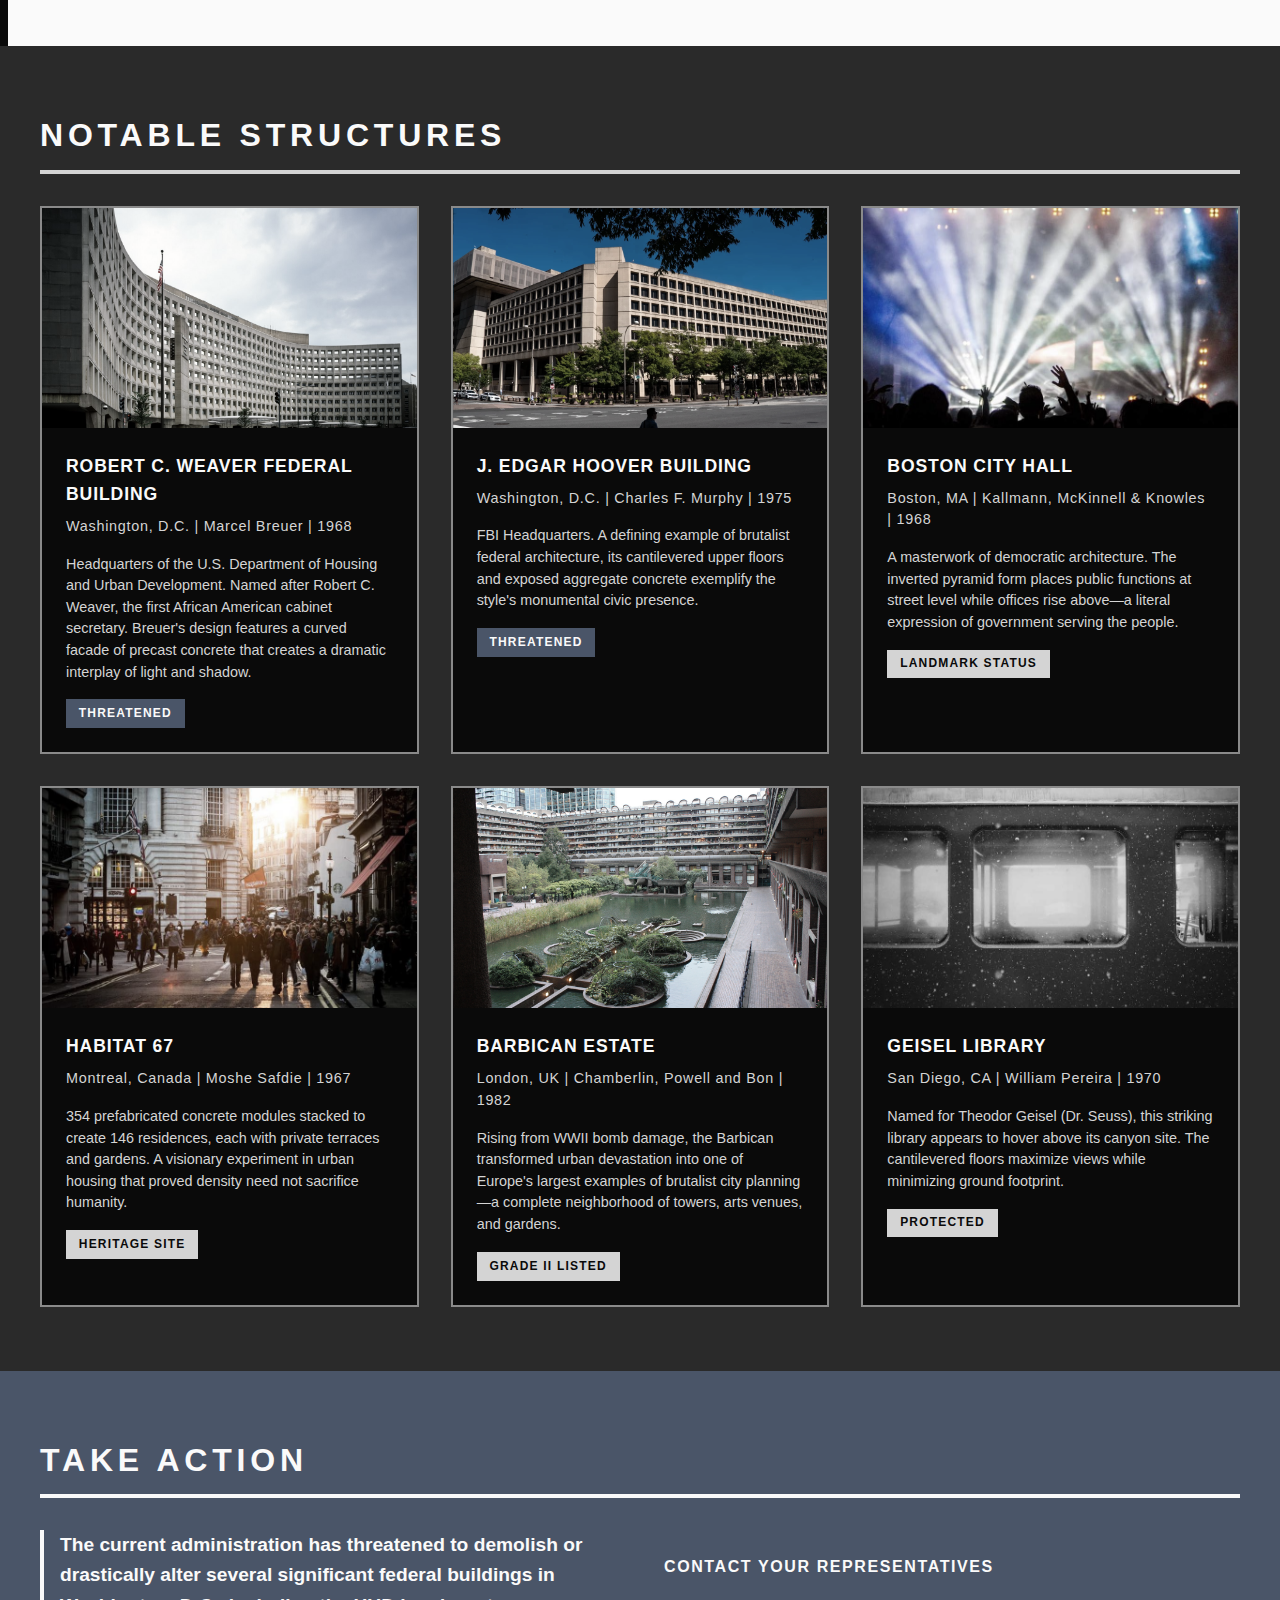
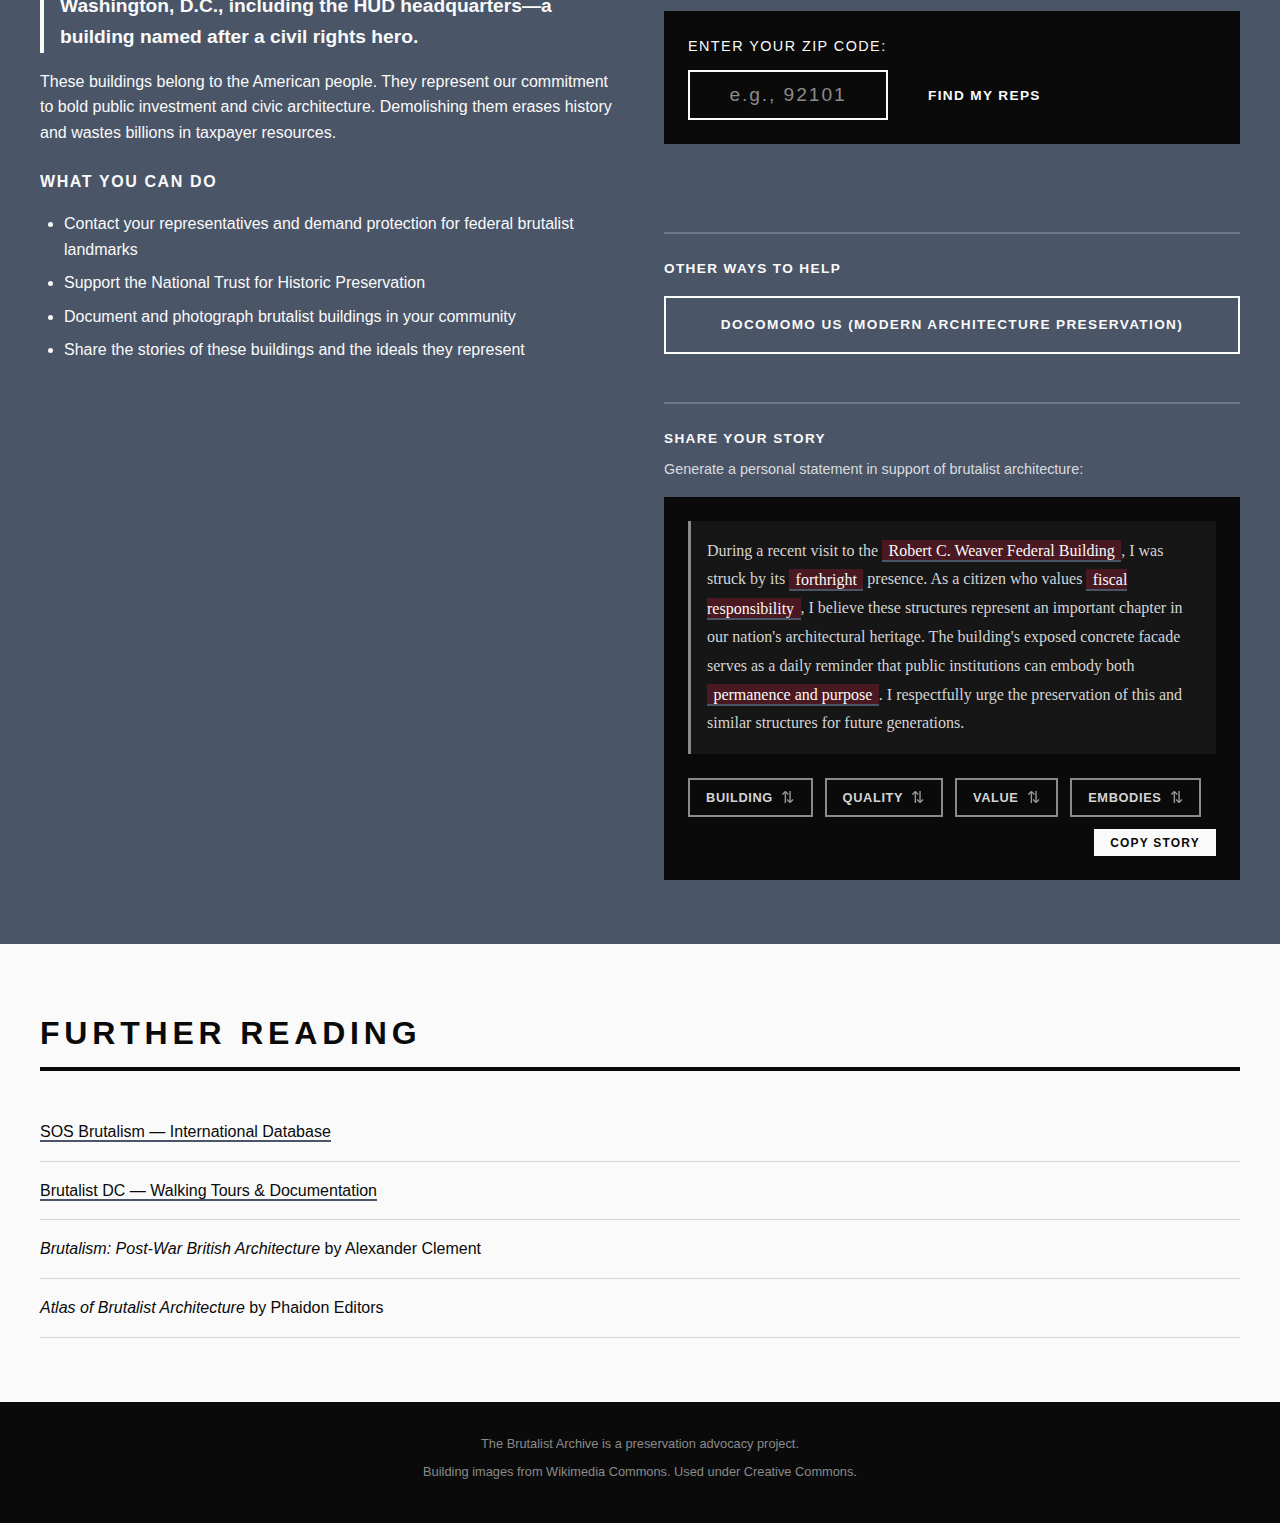
<file: brutalist.html>
<!DOCTYPE html>
<html lang="en">
<head>
    <meta charset="UTF-8">
    <meta name="viewport" content="width=device-width, initial-scale=1.0">
    <title>The Brutalist Archive</title>
    <link rel="stylesheet" href="brutalist.css">
</head>
<body>
    <nav>
        <a href="index.html">Home</a>
        <a href="wildlife.html">Wildlife Tracker</a>
        <a href="media.html">Media Tracker</a>
        <a href="brutalist.html" class="active">Brutalist Archive</a>
    </nav>

    <header class="hero">
        <h1>THE BRUTALIST ARCHIVE</h1>
        <p class="subtitle">Documenting and Defending Concrete Monuments of the 20th Century</p>
    </header>

    <main>
        <section class="news-alert">
            <div class="container">
                <div class="alert-box">
                    <span class="alert-label">Latest News</span>
                    <p class="alert-headline" id="news-headline">Loading latest news...</p>
                    <a href="#" id="news-link" class="alert-link" target="_blank" rel="noopener">Read more</a>
                </div>
                <p class="news-fallback">
                    <a href="https://news.google.com/search?q=brutalist+architecture+demolition+federal+buildings" target="_blank" rel="noopener">Search Google News for Brutalist Architecture</a>
                </p>
            </div>
        </section>

        <section class="city-guides">
            <div class="container">
                <h2>City Guides</h2>
                <div class="city-links">
                    <a href="brutalist-dc.html" class="city-card">
                        <span class="city-name">Washington, D.C.</span>
                        <span class="city-desc">Federal brutalism</span>
                    </a>
                    <a href="brutalist-sandiego.html" class="city-card">
                        <span class="city-name">San Diego</span>
                        <span class="city-desc">Coastal concrete</span>
                    </a>
                    <a href="brutalist-chicago.html" class="city-card">
                        <span class="city-name">Chicago</span>
                        <span class="city-desc">Lakefront modernism</span>
                    </a>
                </div>
            </div>
        </section>

        <section class="manifesto">
            <div class="container">
                <h2>On Brutalism</h2>
                <blockquote>
                    "Brutalism tries to face up to a mass-production society, and drag a rough poetry out of the confused and powerful forces which are at work."
                    <cite>— Alison and Peter Smithson, 1957</cite>
                </blockquote>
                <p>
                    Brutalist architecture emerged in the 1950s as a bold rejection of decorative excess. Named from the French <em>béton brut</em> (raw concrete), these buildings stand as monuments to civic ambition, democratic ideals, and the belief that public institutions deserve powerful architectural expression.
                </p>
                <p>
                    Today, many of these structures face demolition threats—not because they have failed, but because they challenge us. They demand attention. They refuse to be ignored. This archive exists to document their significance and advocate for their preservation.
                </p>
            </div>
        </section>

        <section class="buildings">
            <div class="container">
                <h2>Notable Structures</h2>

                <div class="building-grid">
                    <article class="building-card">
                        <div class="building-image" style="background-image: url('images/hud.jpg')"></div>
                        <div class="building-info">
                            <h3>Robert C. Weaver Federal Building</h3>
                            <p class="building-meta">Washington, D.C. | Marcel Breuer | 1968</p>
                            <p>Headquarters of the U.S. Department of Housing and Urban Development. Named after Robert C. Weaver, the first African American cabinet secretary. Breuer's design features a curved facade of precast concrete that creates a dramatic interplay of light and shadow.</p>
                            <span class="status threatened">Threatened</span>
                        </div>
                    </article>

                    <article class="building-card">
                        <div class="building-image" style="background-image: url('images/fbi.webp')"></div>
                        <div class="building-info">
                            <h3>J. Edgar Hoover Building</h3>
                            <p class="building-meta">Washington, D.C. | Charles F. Murphy | 1975</p>
                            <p>FBI Headquarters. A defining example of brutalist federal architecture, its cantilevered upper floors and exposed aggregate concrete exemplify the style's monumental civic presence.</p>
                            <span class="status threatened">Threatened</span>
                        </div>
                    </article>

                    <article class="building-card">
                        <div class="building-image" style="background-image: url('images/boston.jpg')"></div>
                        <div class="building-info">
                            <h3>Boston City Hall</h3>
                            <p class="building-meta">Boston, MA | Kallmann, McKinnell & Knowles | 1968</p>
                            <p>A masterwork of democratic architecture. The inverted pyramid form places public functions at street level while offices rise above—a literal expression of government serving the people.</p>
                            <span class="status preserved">Landmark Status</span>
                        </div>
                    </article>

                    <article class="building-card">
                        <div class="building-image" style="background-image: url('images/habitat.jpg')"></div>
                        <div class="building-info">
                            <h3>Habitat 67</h3>
                            <p class="building-meta">Montreal, Canada | Moshe Safdie | 1967</p>
                            <p>354 prefabricated concrete modules stacked to create 146 residences, each with private terraces and gardens. A visionary experiment in urban housing that proved density need not sacrifice humanity.</p>
                            <span class="status preserved">Heritage Site</span>
                        </div>
                    </article>

                    <article class="building-card">
                        <div class="building-image" style="background-image: url('images/barbican.jpg')"></div>
                        <div class="building-info">
                            <h3>Barbican Estate</h3>
                            <p class="building-meta">London, UK | Chamberlin, Powell and Bon | 1982</p>
                            <p>Rising from WWII bomb damage, the Barbican transformed urban devastation into one of Europe's largest examples of brutalist city planning—a complete neighborhood of towers, arts venues, and gardens.</p>
                            <span class="status preserved">Grade II Listed</span>
                        </div>
                    </article>

                    <article class="building-card">
                        <div class="building-image" style="background-image: url('images/geisel.jpg')"></div>
                        <div class="building-info">
                            <h3>Geisel Library</h3>
                            <p class="building-meta">San Diego, CA | William Pereira | 1970</p>
                            <p>Named for Theodor Geisel (Dr. Seuss), this striking library appears to hover above its canyon site. The cantilevered floors maximize views while minimizing ground footprint.</p>
                            <span class="status preserved">Protected</span>
                        </div>
                    </article>
                </div>
            </div>
        </section>

        <section class="action">
            <div class="container">
                <h2>Take Action</h2>
                <div class="action-content">
                    <div class="action-text">
                        <p class="urgent">
                            The current administration has threatened to demolish or drastically alter several significant federal buildings in Washington, D.C., including the HUD headquarters—a building named after a civil rights hero.
                        </p>
                        <p>
                            These buildings belong to the American people. They represent our commitment to bold public investment and civic architecture. Demolishing them erases history and wastes billions in taxpayer resources.
                        </p>
                        <h3>What You Can Do</h3>
                        <ul>
                            <li>Contact your representatives and demand protection for federal brutalist landmarks</li>
                            <li>Support the National Trust for Historic Preservation</li>
                            <li>Document and photograph brutalist buildings in your community</li>
                            <li>Share the stories of these buildings and the ideals they represent</li>
                        </ul>
                    </div>
                    <div class="action-links">
                        <h3>Contact Your Representatives</h3>

                        <div class="zip-form-container">
                            <form id="zip-form" class="zip-form">
                                <label for="zip-input">Enter your ZIP code:</label>
                                <div class="zip-input-row">
                                    <input type="text" id="zip-input" name="zip" placeholder="e.g., 92101" maxlength="5" pattern="[0-9]{5}" required>
                                    <button type="submit" class="action-btn">Find My Reps</button>
                                </div>
                            </form>

                            <div id="rep-results" class="rep-results" style="display: none;">
                                <p class="rep-instructions">Click below to find your representatives, then copy the message template:</p>
                                <div class="rep-buttons">
                                    <a id="house-link" href="#" target="_blank" rel="noopener" class="action-btn">
                                        Find House Representative
                                    </a>
                                    <a id="senate-link" href="#" target="_blank" rel="noopener" class="action-btn">
                                        Find Your Senators
                                    </a>
                                </div>

                                <div class="message-template">
                                    <h4>Sample Message <button id="copy-btn" class="copy-btn" type="button">Copy</button></h4>
                                    <div class="message-box" id="message-text">
                                        <p><strong>Subject:</strong> Protect Historic Federal Buildings — Specific Legislative Requests</p>
                                        <p>Dear [Representative/Senator],</p>
                                        <p>As your constituent, I am writing with specific legislative requests to protect America's historically significant federal buildings from demolition.</p>
                                        <p>Buildings like the Robert C. Weaver Federal Building (HUD Headquarters) — named after the first African American cabinet secretary — represent major achievements in American civic architecture. Demolishing them wastes billions in taxpayer resources while erasing our architectural heritage.</p>
                                        <p><strong>I urge you to support the following:</strong></p>
                                        <p><strong>1. FY2027 Transportation-HUD Appropriations:</strong><br>
                                        Include language stating: "None of the funds made available by this Act may be used to demolish or initiate demolition proceedings for the Robert C. Weaver Federal Building in Washington, D.C."</p>
                                        <p><strong>2. FY2027 Financial Services and General Government Appropriations:</strong><br>
                                        Include language stating: "None of the funds made available to the General Services Administration may be used to demolish any federal building that is listed, or eligible for listing, on the National Register of Historic Places, without completion of the Section 106 review process and a 180-day notification to the Committees on Appropriations."</p>
                                        <p><strong>3. Any GSA Modernization or Federal Property Legislation:</strong><br>
                                        Require that "highest and best use" determinations for federal property explicitly include historic, architectural, and cultural value — not solely financial return. Evaluation criteria should include, but not be limited to: percentage of structure composed of exposed concrete, embodiment of democratic values through architectural form, and representation of significant 20th-century design movements.</p>
                                        <p>These buildings belong to the American people. Congress has both the power and the responsibility to protect them.</p>
                                        <p>Thank you for your attention to this matter. I would appreciate a response outlining your position on these specific requests.</p>
                                        <p>Sincerely,<br>[Your Name]<br>[Your Address]</p>
                                    </div>
                                </div>
                            </div>
                        </div>

                        <div class="other-resources">
                            <h4>Other Ways to Help</h4>
                            <a href="https://docomomo-us.org/" target="_blank" rel="noopener" class="action-btn secondary">
                                Docomomo US (Modern Architecture Preservation)
                            </a>
                        </div>

                        <!-- Story Generator -->
                        <div class="story-generator">
                            <h4>Share Your Story</h4>
                            <p class="generator-intro">Generate a personal statement in support of brutalist architecture:</p>

                            <div class="madlib-container">
                                <p class="generated-story">
                                    During a recent visit to the <span class="madlib-slot" id="slot-building" data-index="0">Robert C. Weaver Federal Building</span>, I was struck by its <span class="madlib-slot" id="slot-adjective" data-index="0">forthright</span> presence. As a citizen who values <span class="madlib-slot" id="slot-value" data-index="0">fiscal responsibility</span>, I believe these structures represent an important chapter in our nation's architectural heritage. The building's exposed concrete facade serves as a daily reminder that public institutions can embody both <span class="madlib-slot" id="slot-values" data-index="0">permanence and purpose</span>. I respectfully urge the preservation of this and similar structures for future generations.
                                </p>

                                <div class="madlib-controls">
                                    <button type="button" class="cycle-btn" data-target="slot-building">
                                        <span class="cycle-label">Building</span>
                                        <span class="cycle-arrows">&#8645;</span>
                                    </button>
                                    <button type="button" class="cycle-btn" data-target="slot-adjective">
                                        <span class="cycle-label">Quality</span>
                                        <span class="cycle-arrows">&#8645;</span>
                                    </button>
                                    <button type="button" class="cycle-btn" data-target="slot-value">
                                        <span class="cycle-label">Value</span>
                                        <span class="cycle-arrows">&#8645;</span>
                                    </button>
                                    <button type="button" class="cycle-btn" data-target="slot-values">
                                        <span class="cycle-label">Embodies</span>
                                        <span class="cycle-arrows">&#8645;</span>
                                    </button>
                                    <button type="button" class="copy-btn" id="copy-story-btn">Copy Story</button>
                                </div>
                            </div>
                        </div>
                    </div>
                </div>
            </div>
        </section>

        <section class="resources">
            <div class="container">
                <h2>Further Reading</h2>
                <ul class="resource-list">
                    <li><a href="https://www.sosbrutalism.org/" target="_blank" rel="noopener">SOS Brutalism — International Database</a></li>
                    <li><a href="https://brutalistdc.com/" target="_blank" rel="noopener">Brutalist DC — Walking Tours & Documentation</a></li>
                    <li><em>Brutalism: Post-War British Architecture</em> by Alexander Clement</li>
                    <li><em>Atlas of Brutalist Architecture</em> by Phaidon Editors</li>
                </ul>
            </div>
        </section>
    </main>

    <footer>
        <p>The Brutalist Archive is a preservation advocacy project.</p>
        <p>Building images from Wikimedia Commons. Used under Creative Commons.</p>
    </footer>

    <script>
        // News alert - loads from local JSON file that can be updated
        async function loadNews() {
            const headline = document.getElementById('news-headline');
            const link = document.getElementById('news-link');

            try {
                const response = await fetch('brutalist-news.json');
                if (response.ok) {
                    const news = await response.json();
                    if (news.headline && news.url) {
                        headline.textContent = news.headline;
                        link.href = news.url;
                        link.style.display = 'inline';
                        if (news.source) {
                            link.textContent = `Read more at ${news.source}`;
                        }
                    }
                } else {
                    showFallback();
                }
            } catch (e) {
                showFallback();
            }
        }

        function showFallback() {
            const headline = document.getElementById('news-headline');
            const link = document.getElementById('news-link');
            headline.textContent = 'Trump administration continues push to demolish or alter federal buildings in Washington, D.C.';
            link.href = 'https://news.google.com/search?q=trump+federal+buildings+demolition+HUD';
            link.textContent = 'Search for latest updates';
        }

        loadNews();

        // ZIP code form handling
        const zipForm = document.getElementById('zip-form');
        const zipInput = document.getElementById('zip-input');
        const repResults = document.getElementById('rep-results');
        const houseLink = document.getElementById('house-link');
        const senateLink = document.getElementById('senate-link');
        const copyBtn = document.getElementById('copy-btn');
        const messageText = document.getElementById('message-text');

        zipForm.addEventListener('submit', function(e) {
            e.preventDefault();
            const zip = zipInput.value.trim();

            if (!/^\d{5}$/.test(zip)) {
                alert('Please enter a valid 5-digit ZIP code');
                return;
            }

            // Update links with ZIP code
            houseLink.href = `https://www.house.gov/representatives/find-your-representative`;
            senateLink.href = `https://www.senate.gov/senators/senators-contact.htm`;

            // Show results section
            repResults.style.display = 'block';

            // Scroll to results
            repResults.scrollIntoView({ behavior: 'smooth', block: 'nearest' });
        });

        // Mad libs story generator
        const madlibOptions = {
            'slot-building': [
                'Robert C. Weaver Federal Building',
                'J. Edgar Hoover Building',
                'Hubert H. Humphrey Building',
                'Metropolitan Correctional Center, Chicago',
                'Geisel Library, University of California San Diego'
            ],
            'slot-adjective': [
                'forthright',
                'uncompromising',
                'resolute',
                'substantial',
                'commanding'
            ],
            'slot-value': [
                'fiscal responsibility',
                'institutional permanence',
                'civic investment',
                'architectural integrity',
                'democratic ideals'
            ],
            'slot-values': [
                'permanence and purpose',
                'people and office supplies',
                'structural load and HVAC systems',
                'concrete and rebar',
                'citizens and filing cabinets'
            ]
        };

        const madlibIndices = {
            'slot-building': 0,
            'slot-adjective': 0,
            'slot-value': 0,
            'slot-values': 0
        };

        document.querySelectorAll('.cycle-btn[data-target]').forEach(btn => {
            btn.addEventListener('click', function() {
                const targetId = this.dataset.target;
                const options = madlibOptions[targetId];
                if (!options) return;

                madlibIndices[targetId] = (madlibIndices[targetId] + 1) % options.length;
                const slot = document.getElementById(targetId);
                slot.textContent = options[madlibIndices[targetId]];
                slot.classList.add('flash');
                setTimeout(() => slot.classList.remove('flash'), 300);
            });
        });

        // Copy story to clipboard
        document.getElementById('copy-story-btn').addEventListener('click', function() {
            const story = document.querySelector('.generated-story').innerText;
            navigator.clipboard.writeText(story).then(() => {
                this.textContent = 'Copied!';
                this.classList.add('copied');
                setTimeout(() => {
                    this.textContent = 'Copy Story';
                    this.classList.remove('copied');
                }, 2000);
            });
        });

        // Copy message to clipboard
        copyBtn.addEventListener('click', function() {
            const text = messageText.innerText;
            navigator.clipboard.writeText(text).then(() => {
                const originalText = copyBtn.textContent;
                copyBtn.textContent = 'Copied!';
                copyBtn.classList.add('copied');
                setTimeout(() => {
                    copyBtn.textContent = originalText;
                    copyBtn.classList.remove('copied');
                }, 2000);
            }).catch(err => {
                // Fallback for older browsers
                const range = document.createRange();
                range.selectNode(messageText);
                window.getSelection().removeAllRanges();
                window.getSelection().addRange(range);
                document.execCommand('copy');
                window.getSelection().removeAllRanges();
                copyBtn.textContent = 'Copied!';
                setTimeout(() => {
                    copyBtn.textContent = 'Copy';
                }, 2000);
            });
        });
    </script>
</body>
</html>
</file>
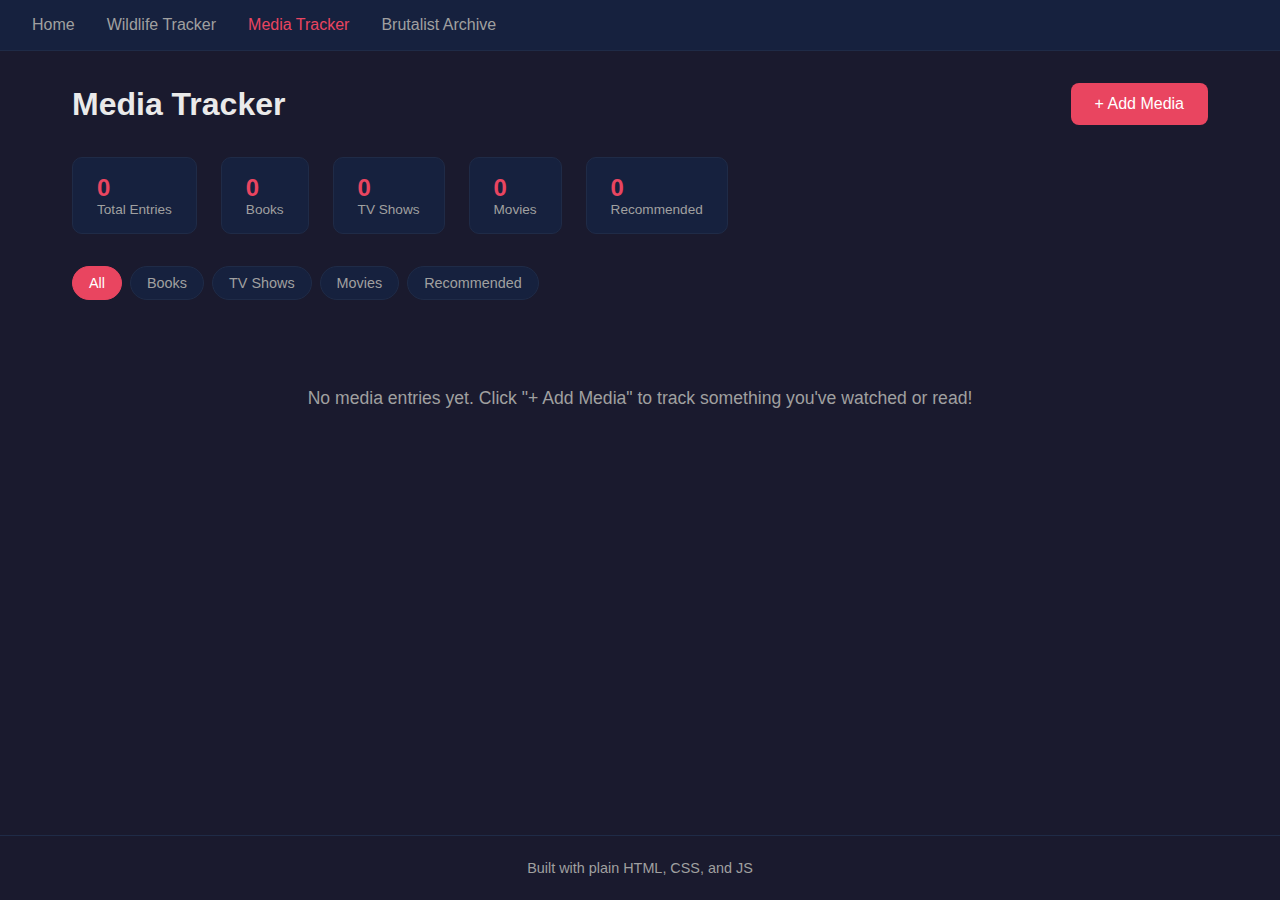
<file: media.html>
<!DOCTYPE html>
<html lang="en">
<head>
    <meta charset="UTF-8">
    <meta name="viewport" content="width=device-width, initial-scale=1.0">
    <title>Media Tracker</title>
    <link rel="stylesheet" href="styles.css">
</head>
<body>
    <nav>
        <a href="index.html">Home</a>
        <a href="wildlife.html">Wildlife Tracker</a>
        <a href="media.html" class="active">Media Tracker</a>
        <a href="brutalist.html">Brutalist Archive</a>
    </nav>

    <main>
        <div class="tracker-header">
            <h1>Media Tracker</h1>
            <button class="btn" onclick="openModal()">+ Add Media</button>
        </div>

        <div class="stats" id="stats"></div>

        <div class="filters">
            <button class="filter-btn active" data-filter="all">All</button>
            <button class="filter-btn" data-filter="book">Books</button>
            <button class="filter-btn" data-filter="tv">TV Shows</button>
            <button class="filter-btn" data-filter="movie">Movies</button>
            <button class="filter-btn" data-filter="recommended">Recommended</button>
        </div>

        <div class="items-grid" id="media-list"></div>
    </main>

    <!-- Add/Edit Modal -->
    <div class="modal-overlay" id="modal">
        <div class="modal">
            <h2 id="modal-title">Add Media</h2>
            <form id="media-form">
                <input type="hidden" id="edit-id">

                <div class="form-group">
                    <label for="media-type">Type *</label>
                    <select id="media-type" required>
                        <option value="book">Book</option>
                        <option value="tv">TV Show</option>
                        <option value="movie">Movie</option>
                    </select>
                </div>

                <div class="form-group">
                    <label for="media-title">Title *</label>
                    <input type="text" id="media-title" required placeholder="Enter title">
                </div>

                <div class="form-group">
                    <label for="media-creator">Author/Director</label>
                    <input type="text" id="media-creator" placeholder="Who made it?">
                </div>

                <div class="form-group">
                    <label for="completed-date">Date Completed</label>
                    <input type="date" id="completed-date">
                </div>

                <div class="form-group">
                    <label>Rating</label>
                    <div class="rating-input">
                        <input type="radio" id="star5" name="rating" value="5">
                        <label for="star5">&#9733;</label>
                        <input type="radio" id="star4" name="rating" value="4">
                        <label for="star4">&#9733;</label>
                        <input type="radio" id="star3" name="rating" value="3">
                        <label for="star3">&#9733;</label>
                        <input type="radio" id="star2" name="rating" value="2">
                        <label for="star2">&#9733;</label>
                        <input type="radio" id="star1" name="rating" value="1">
                        <label for="star1">&#9733;</label>
                        <input type="radio" id="star0" name="rating" value="0" checked>
                    </div>
                </div>

                <div class="form-group">
                    <label for="review">Review</label>
                    <textarea id="review" placeholder="What did you think?"></textarea>
                </div>

                <div class="form-group">
                    <div class="checkbox-group">
                        <input type="checkbox" id="recommend">
                        <label for="recommend">Would recommend to others</label>
                    </div>
                </div>

                <div class="form-actions">
                    <button type="button" class="btn btn-secondary" onclick="closeModal()">Cancel</button>
                    <button type="submit" class="btn">Save</button>
                </div>
            </form>
        </div>
    </div>

    <footer>
        <p>Built with plain HTML, CSS, and JS</p>
    </footer>

    <script>
        // Media Tracker Logic
        const STORAGE_KEY = 'media_tracker';

        function getMedia() {
            const data = localStorage.getItem(STORAGE_KEY);
            return data ? JSON.parse(data) : [];
        }

        function saveMedia(media) {
            localStorage.setItem(STORAGE_KEY, JSON.stringify(media));
        }

        function generateId() {
            return Date.now().toString(36) + Math.random().toString(36).substr(2);
        }

        function formatDate(dateStr) {
            if (!dateStr) return '';
            const date = new Date(dateStr);
            return date.toLocaleDateString('en-US', { month: 'short', day: 'numeric', year: 'numeric' });
        }

        function getTypeLabel(type) {
            const labels = { book: 'Book', tv: 'TV Show', movie: 'Movie' };
            return labels[type] || type;
        }

        function renderStars(rating) {
            let stars = '';
            for (let i = 1; i <= 5; i++) {
                stars += `<span class="star ${i <= rating ? 'filled' : ''}">&#9733;</span>`;
            }
            return stars;
        }

        // Modal functions
        function openModal(media = null) {
            const modal = document.getElementById('modal');
            const title = document.getElementById('modal-title');
            const form = document.getElementById('media-form');

            if (media) {
                title.textContent = 'Edit Media';
                document.getElementById('edit-id').value = media.id;
                document.getElementById('media-type').value = media.type;
                document.getElementById('media-title').value = media.title;
                document.getElementById('media-creator').value = media.creator || '';
                document.getElementById('completed-date').value = media.completedDate || '';
                document.getElementById('review').value = media.review || '';
                document.getElementById('recommend').checked = media.recommend || false;

                // Set rating
                const ratingRadio = document.querySelector(`input[name="rating"][value="${media.rating || 0}"]`);
                if (ratingRadio) ratingRadio.checked = true;
            } else {
                title.textContent = 'Add Media';
                form.reset();
                document.getElementById('edit-id').value = '';
                document.getElementById('star0').checked = true;
            }

            modal.classList.add('active');
        }

        function closeModal() {
            document.getElementById('modal').classList.remove('active');
        }

        // Form submission
        document.getElementById('media-form').addEventListener('submit', function(e) {
            e.preventDefault();

            const mediaList = getMedia();
            const editId = document.getElementById('edit-id').value;
            const ratingInput = document.querySelector('input[name="rating"]:checked');

            const mediaData = {
                id: editId || generateId(),
                type: document.getElementById('media-type').value,
                title: document.getElementById('media-title').value.trim(),
                creator: document.getElementById('media-creator').value.trim(),
                completedDate: document.getElementById('completed-date').value,
                rating: ratingInput ? parseInt(ratingInput.value) : 0,
                review: document.getElementById('review').value.trim(),
                recommend: document.getElementById('recommend').checked,
                createdAt: editId ? mediaList.find(m => m.id === editId)?.createdAt : new Date().toISOString()
            };

            if (editId) {
                const index = mediaList.findIndex(m => m.id === editId);
                if (index !== -1) mediaList[index] = mediaData;
            } else {
                mediaList.unshift(mediaData);
            }

            saveMedia(mediaList);
            closeModal();
            renderMedia();
        });

        // Delete media
        function deleteMedia(id) {
            if (!confirm('Delete this entry?')) return;
            const mediaList = getMedia().filter(m => m.id !== id);
            saveMedia(mediaList);
            renderMedia();
        }

        // Edit media
        function editMedia(id) {
            const media = getMedia().find(m => m.id === id);
            if (media) openModal(media);
        }

        // Render media
        let currentFilter = 'all';

        function renderMedia() {
            const mediaList = getMedia();
            let filtered;

            if (currentFilter === 'all') {
                filtered = mediaList;
            } else if (currentFilter === 'recommended') {
                filtered = mediaList.filter(m => m.recommend);
            } else {
                filtered = mediaList.filter(m => m.type === currentFilter);
            }

            const container = document.getElementById('media-list');

            // Render stats
            const books = mediaList.filter(m => m.type === 'book').length;
            const tvShows = mediaList.filter(m => m.type === 'tv').length;
            const movies = mediaList.filter(m => m.type === 'movie').length;
            const recommended = mediaList.filter(m => m.recommend).length;

            document.getElementById('stats').innerHTML = `
                <div class="stat">
                    <div class="stat-value">${mediaList.length}</div>
                    <div class="stat-label">Total Entries</div>
                </div>
                <div class="stat">
                    <div class="stat-value">${books}</div>
                    <div class="stat-label">Books</div>
                </div>
                <div class="stat">
                    <div class="stat-value">${tvShows}</div>
                    <div class="stat-label">TV Shows</div>
                </div>
                <div class="stat">
                    <div class="stat-value">${movies}</div>
                    <div class="stat-label">Movies</div>
                </div>
                <div class="stat">
                    <div class="stat-value">${recommended}</div>
                    <div class="stat-label">Recommended</div>
                </div>
            `;

            if (filtered.length === 0) {
                container.innerHTML = `
                    <div class="empty-state">
                        <p>No media entries yet. Click "+ Add Media" to track something you've watched or read!</p>
                    </div>
                `;
                return;
            }

            container.innerHTML = filtered.map(m => `
                <div class="item-card">
                    <div class="item-header">
                        <div>
                            <span class="item-title">${m.title}</span>
                            ${m.recommend ? '<span class="badge">Recommended</span>' : ''}
                        </div>
                        <div class="item-actions">
                            <button class="btn btn-small btn-secondary" onclick="editMedia('${m.id}')">Edit</button>
                            <button class="btn btn-small btn-danger" onclick="deleteMedia('${m.id}')">Delete</button>
                        </div>
                    </div>
                    <div class="item-meta">
                        ${getTypeLabel(m.type)}
                        ${m.creator ? ' &middot; ' + m.creator : ''}
                        ${m.completedDate ? ' &middot; Completed ' + formatDate(m.completedDate) : ''}
                    </div>
                    ${m.rating > 0 ? `<div class="rating">${renderStars(m.rating)}</div>` : ''}
                    ${m.review ? `<div class="item-notes">${m.review}</div>` : ''}
                </div>
            `).join('');
        }

        // Filter buttons
        document.querySelectorAll('.filter-btn').forEach(btn => {
            btn.addEventListener('click', function() {
                document.querySelectorAll('.filter-btn').forEach(b => b.classList.remove('active'));
                this.classList.add('active');
                currentFilter = this.dataset.filter;
                renderMedia();
            });
        });

        // Close modal on overlay click
        document.getElementById('modal').addEventListener('click', function(e) {
            if (e.target === this) closeModal();
        });

        // Close modal on Escape key
        document.addEventListener('keydown', function(e) {
            if (e.key === 'Escape') closeModal();
        });

        // Initial render
        renderMedia();
    </script>
</body>
</html>
</file>
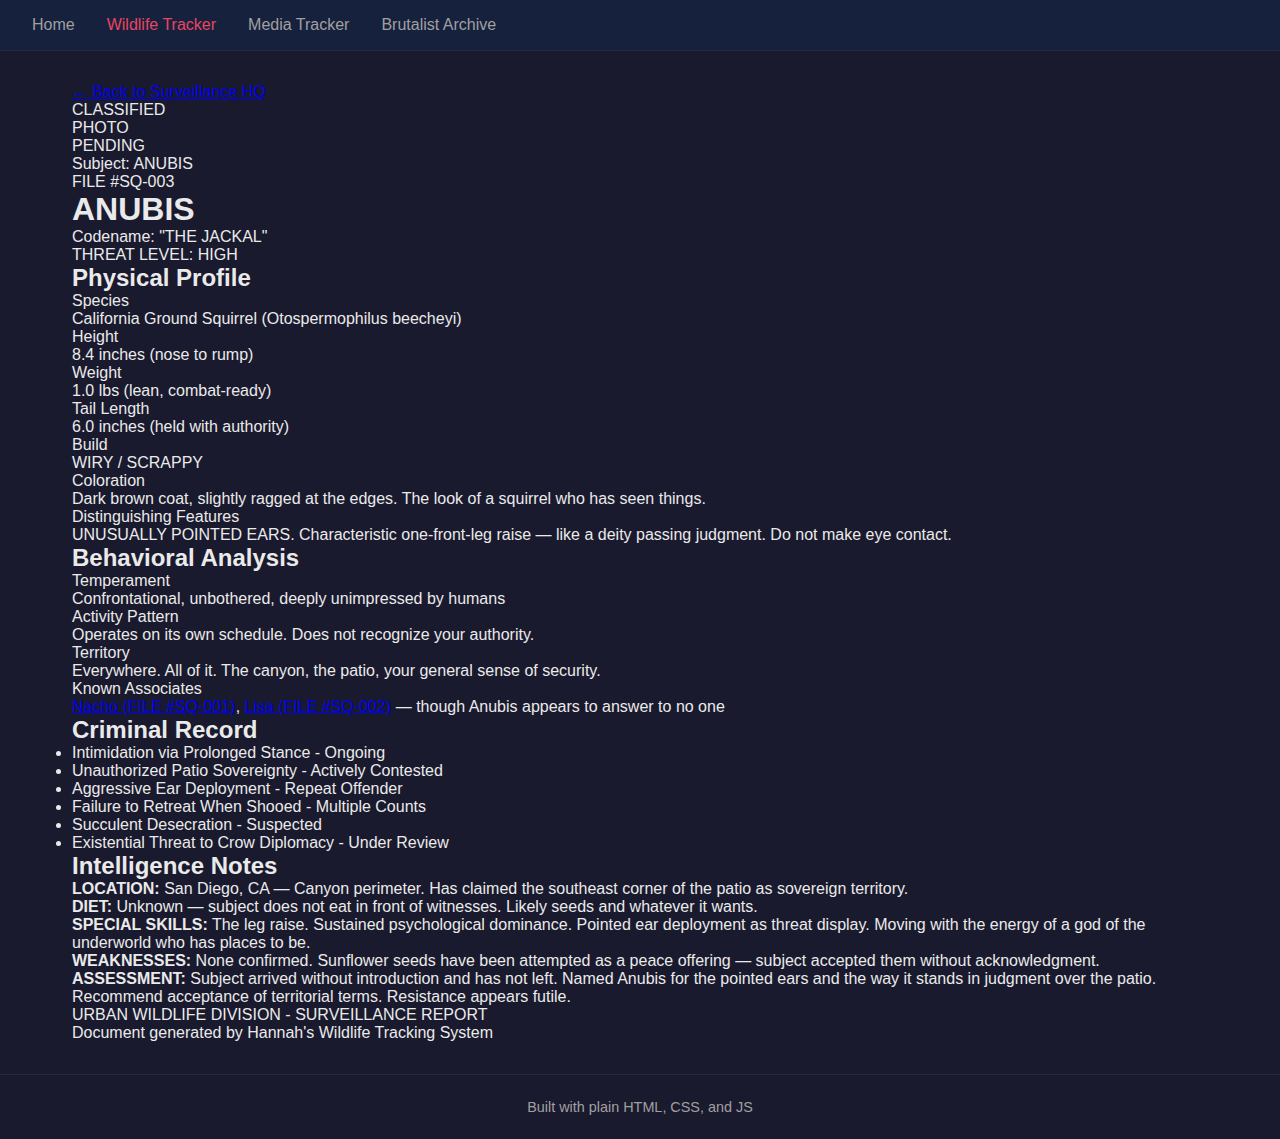
<file: squirrel-anubis.html>
<!DOCTYPE html>
<html lang="en">
<head>
    <meta charset="UTF-8">
    <meta name="viewport" content="width=device-width, initial-scale=1.0">
    <title>DOSSIER: Anubis | Urban Wildlife Division</title>
    <link rel="stylesheet" href="styles.css">
</head>
<body>
    <nav>
        <a href="index.html">Home</a>
        <a href="wildlife.html" class="active">Wildlife Tracker</a>
        <a href="media.html">Media Tracker</a>
        <a href="brutalist.html">Brutalist Archive</a>
    </nav>

    <main class="dossier-page">
        <a href="wildlife.html" class="back-link">&larr; Back to Surveillance HQ</a>

        <div class="dossier-container">
            <div class="dossier-stamp">CLASSIFIED</div>
            <div class="dossier-header">
                <div class="dossier-photo">
                    <div class="photo-placeholder">
                        <span>PHOTO<br>PENDING</span>
                    </div>
                    <div class="photo-label">Subject: ANUBIS</div>
                </div>
                <div class="dossier-title">
                    <div class="file-number">FILE #SQ-003</div>
                    <h1>ANUBIS</h1>
                    <div class="codename">Codename: "THE JACKAL"</div>
                    <div class="threat-level threat-high">
                        <span class="threat-label">THREAT LEVEL:</span>
                        <span class="threat-value">HIGH</span>
                    </div>
                </div>
            </div>

            <div class="dossier-grid">
                <div class="dossier-section">
                    <h2>Physical Profile</h2>
                    <dl class="dossier-stats">
                        <dt>Species</dt>
                        <dd>California Ground Squirrel (Otospermophilus beecheyi)</dd>
                        <dt>Height</dt>
                        <dd>8.4 inches (nose to rump)</dd>
                        <dt>Weight</dt>
                        <dd>1.0 lbs (lean, combat-ready)</dd>
                        <dt>Tail Length</dt>
                        <dd>6.0 inches (held with authority)</dd>
                        <dt>Build</dt>
                        <dd class="highlight">WIRY / SCRAPPY</dd>
                        <dt>Coloration</dt>
                        <dd>Dark brown coat, slightly ragged at the edges. The look of a squirrel who has seen things.</dd>
                        <dt>Distinguishing Features</dt>
                        <dd class="highlight">UNUSUALLY POINTED EARS. Characteristic one-front-leg raise — like a deity passing judgment. Do not make eye contact.</dd>
                    </dl>
                </div>

                <div class="dossier-section">
                    <h2>Behavioral Analysis</h2>
                    <dl class="dossier-stats">
                        <dt>Temperament</dt>
                        <dd>Confrontational, unbothered, deeply unimpressed by humans</dd>
                        <dt>Activity Pattern</dt>
                        <dd>Operates on its own schedule. Does not recognize your authority.</dd>
                        <dt>Territory</dt>
                        <dd>Everywhere. All of it. The canyon, the patio, your general sense of security.</dd>
                        <dt>Known Associates</dt>
                        <dd><a href="squirrel-nacho.html">Nacho (FILE #SQ-001)</a>, <a href="squirrel-lisa.html">Lisa (FILE #SQ-002)</a> — though Anubis appears to answer to no one</dd>
                    </dl>
                </div>

                <div class="dossier-section">
                    <h2>Criminal Record</h2>
                    <ul class="criminal-record">
                        <li><span class="charge">Intimidation via Prolonged Stance</span> <span class="severity">- Ongoing</span></li>
                        <li><span class="charge">Unauthorized Patio Sovereignty</span> <span class="severity">- Actively Contested</span></li>
                        <li><span class="charge">Aggressive Ear Deployment</span> <span class="severity">- Repeat Offender</span></li>
                        <li><span class="charge">Failure to Retreat When Shooed</span> <span class="severity">- Multiple Counts</span></li>
                        <li><span class="charge">Succulent Desecration</span> <span class="severity">- Suspected</span></li>
                        <li><span class="charge">Existential Threat to Crow Diplomacy</span> <span class="severity">- Under Review</span></li>
                    </ul>
                </div>

                <div class="dossier-section">
                    <h2>Intelligence Notes</h2>
                    <div class="intel-notes">
                        <p><strong>LOCATION:</strong> San Diego, CA — Canyon perimeter. Has claimed the southeast corner of the patio as sovereign territory.</p>
                        <p><strong>DIET:</strong> Unknown — subject does not eat in front of witnesses. Likely seeds and whatever it wants.</p>
                        <p><strong>SPECIAL SKILLS:</strong> The leg raise. Sustained psychological dominance. Pointed ear deployment as threat display. Moving with the energy of a god of the underworld who has places to be.</p>
                        <p><strong>WEAKNESSES:</strong> None confirmed. Sunflower seeds have been attempted as a peace offering — subject accepted them without acknowledgment.</p>
                        <p><strong>ASSESSMENT:</strong> Subject arrived without introduction and has not left. Named Anubis for the pointed ears and the way it stands in judgment over the patio. Recommend acceptance of territorial terms. Resistance appears futile.</p>
                    </div>
                </div>
            </div>

            <div class="dossier-footer">
                <p>URBAN WILDLIFE DIVISION - SURVEILLANCE REPORT</p>
                <p>Document generated by Hannah's Wildlife Tracking System</p>
            </div>
        </div>
    </main>

    <footer>
        <p>Built with plain HTML, CSS, and JS</p>
    </footer>
</body>
</html>
</file>
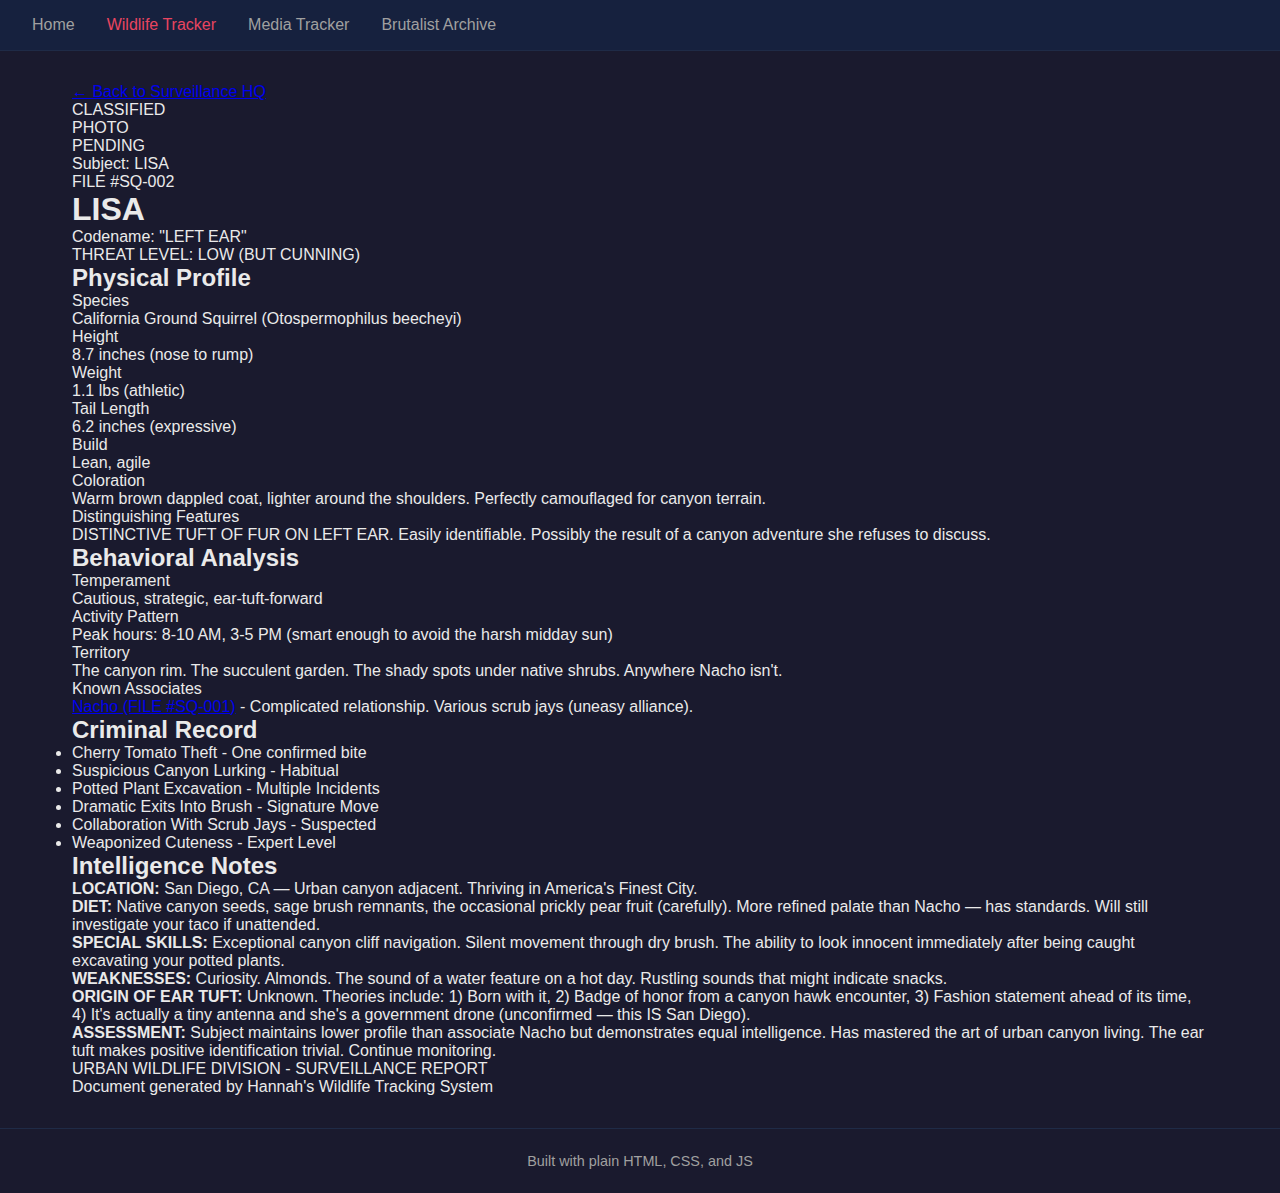
<file: squirrel-lisa.html>
<!DOCTYPE html>
<html lang="en">
<head>
    <meta charset="UTF-8">
    <meta name="viewport" content="width=device-width, initial-scale=1.0">
    <title>DOSSIER: Lisa | Urban Wildlife Division</title>
    <link rel="stylesheet" href="styles.css">
</head>
<body>
    <nav>
        <a href="index.html">Home</a>
        <a href="wildlife.html" class="active">Wildlife Tracker</a>
        <a href="media.html">Media Tracker</a>
        <a href="brutalist.html">Brutalist Archive</a>
    </nav>

    <main class="dossier-page">
        <a href="wildlife.html" class="back-link">&larr; Back to Surveillance HQ</a>

        <div class="dossier-container">
            <div class="dossier-stamp">CLASSIFIED</div>
            <div class="dossier-header">
                <div class="dossier-photo">
                    <div class="photo-placeholder">
                        <span>PHOTO<br>PENDING</span>
                    </div>
                    <div class="photo-label">Subject: LISA</div>
                </div>
                <div class="dossier-title">
                    <div class="file-number">FILE #SQ-002</div>
                    <h1>LISA</h1>
                    <div class="codename">Codename: "LEFT EAR"</div>
                    <div class="threat-level threat-low">
                        <span class="threat-label">THREAT LEVEL:</span>
                        <span class="threat-value">LOW (BUT CUNNING)</span>
                    </div>
                </div>
            </div>

            <div class="dossier-grid">
                <div class="dossier-section">
                    <h2>Physical Profile</h2>
                    <dl class="dossier-stats">
                        <dt>Species</dt>
                        <dd>California Ground Squirrel (Otospermophilus beecheyi)</dd>
                        <dt>Height</dt>
                        <dd>8.7 inches (nose to rump)</dd>
                        <dt>Weight</dt>
                        <dd>1.1 lbs (athletic)</dd>
                        <dt>Tail Length</dt>
                        <dd>6.2 inches (expressive)</dd>
                        <dt>Build</dt>
                        <dd>Lean, agile</dd>
                        <dt>Coloration</dt>
                        <dd>Warm brown dappled coat, lighter around the shoulders. Perfectly camouflaged for canyon terrain.</dd>
                        <dt>Distinguishing Features</dt>
                        <dd class="highlight">DISTINCTIVE TUFT OF FUR ON LEFT EAR. Easily identifiable. Possibly the result of a canyon adventure she refuses to discuss.</dd>
                    </dl>
                </div>

                <div class="dossier-section">
                    <h2>Behavioral Analysis</h2>
                    <dl class="dossier-stats">
                        <dt>Temperament</dt>
                        <dd>Cautious, strategic, ear-tuft-forward</dd>
                        <dt>Activity Pattern</dt>
                        <dd>Peak hours: 8-10 AM, 3-5 PM (smart enough to avoid the harsh midday sun)</dd>
                        <dt>Territory</dt>
                        <dd>The canyon rim. The succulent garden. The shady spots under native shrubs. Anywhere Nacho isn't.</dd>
                        <dt>Known Associates</dt>
                        <dd><a href="squirrel-nacho.html">Nacho (FILE #SQ-001)</a> - Complicated relationship. Various scrub jays (uneasy alliance).</dd>
                    </dl>
                </div>

                <div class="dossier-section">
                    <h2>Criminal Record</h2>
                    <ul class="criminal-record">
                        <li><span class="charge">Cherry Tomato Theft</span> <span class="severity">- One confirmed bite</span></li>
                        <li><span class="charge">Suspicious Canyon Lurking</span> <span class="severity">- Habitual</span></li>
                        <li><span class="charge">Potted Plant Excavation</span> <span class="severity">- Multiple Incidents</span></li>
                        <li><span class="charge">Dramatic Exits Into Brush</span> <span class="severity">- Signature Move</span></li>
                        <li><span class="charge">Collaboration With Scrub Jays</span> <span class="severity">- Suspected</span></li>
                        <li><span class="charge">Weaponized Cuteness</span> <span class="severity">- Expert Level</span></li>
                    </ul>
                </div>

                <div class="dossier-section">
                    <h2>Intelligence Notes</h2>
                    <div class="intel-notes">
                        <p><strong>LOCATION:</strong> San Diego, CA — Urban canyon adjacent. Thriving in America's Finest City.</p>
                        <p><strong>DIET:</strong> Native canyon seeds, sage brush remnants, the occasional prickly pear fruit (carefully). More refined palate than Nacho — has standards. Will still investigate your taco if unattended.</p>
                        <p><strong>SPECIAL SKILLS:</strong> Exceptional canyon cliff navigation. Silent movement through dry brush. The ability to look innocent immediately after being caught excavating your potted plants.</p>
                        <p><strong>WEAKNESSES:</strong> Curiosity. Almonds. The sound of a water feature on a hot day. Rustling sounds that might indicate snacks.</p>
                        <p><strong>ORIGIN OF EAR TUFT:</strong> Unknown. Theories include: 1) Born with it, 2) Badge of honor from a canyon hawk encounter, 3) Fashion statement ahead of its time, 4) It's actually a tiny antenna and she's a government drone (unconfirmed — this IS San Diego).</p>
                        <p><strong>ASSESSMENT:</strong> Subject maintains lower profile than associate Nacho but demonstrates equal intelligence. Has mastered the art of urban canyon living. The ear tuft makes positive identification trivial. Continue monitoring.</p>
                    </div>
                </div>
            </div>

            <div class="dossier-footer">
                <p>URBAN WILDLIFE DIVISION - SURVEILLANCE REPORT</p>
                <p>Document generated by Hannah's Wildlife Tracking System</p>
            </div>
        </div>
    </main>

    <footer>
        <p>Built with plain HTML, CSS, and JS</p>
    </footer>
</body>
</html>
</file>
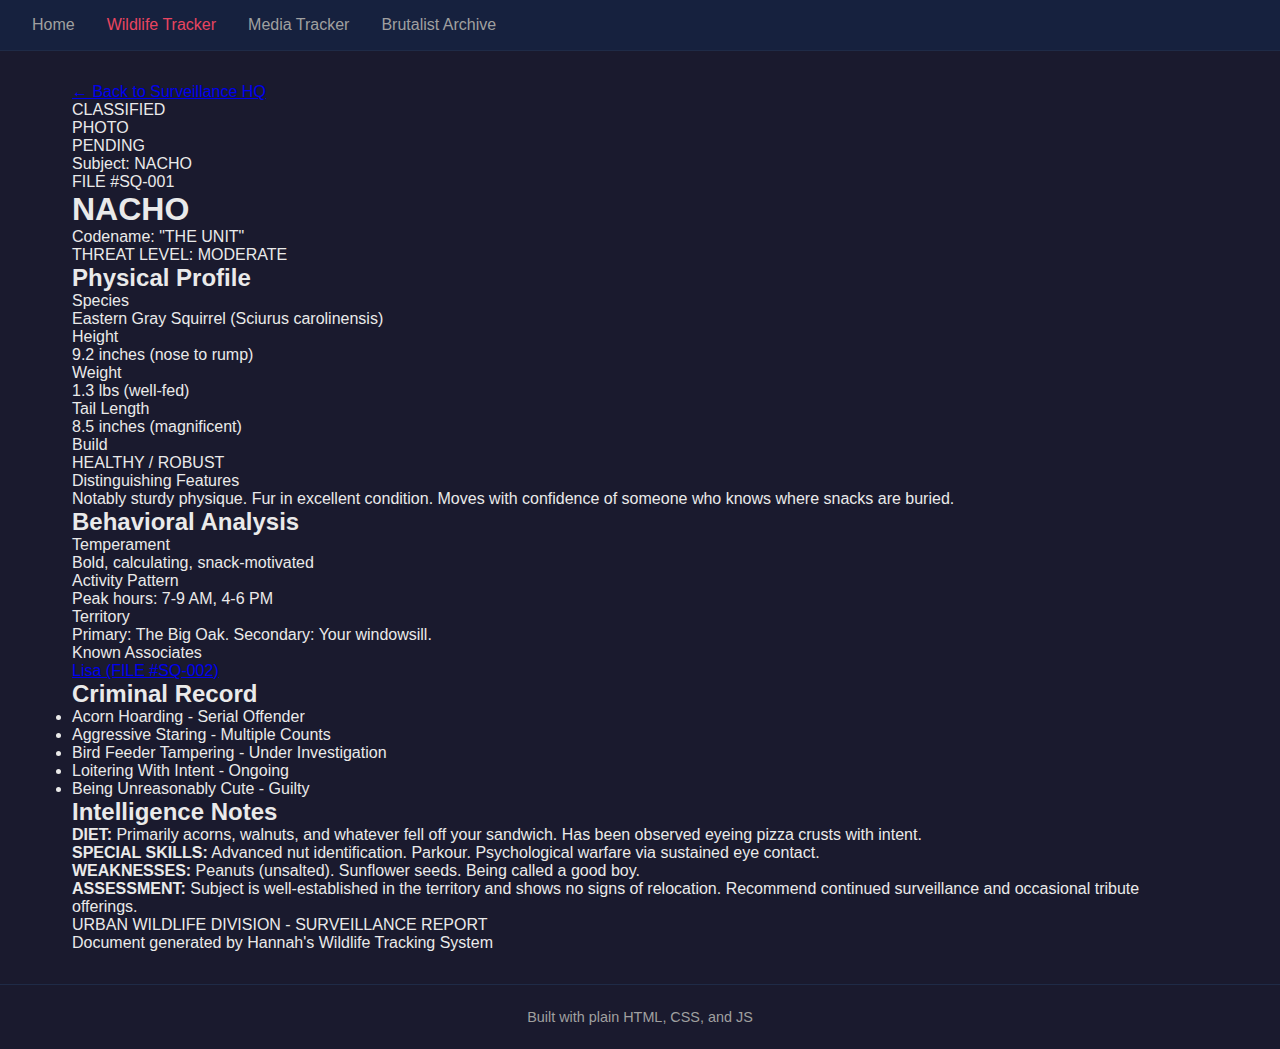
<file: squirrel-nacho.html>
<!DOCTYPE html>
<html lang="en">
<head>
    <meta charset="UTF-8">
    <meta name="viewport" content="width=device-width, initial-scale=1.0">
    <title>DOSSIER: Nacho | Urban Wildlife Division</title>
    <link rel="stylesheet" href="styles.css">
</head>
<body>
    <nav>
        <a href="index.html">Home</a>
        <a href="wildlife.html" class="active">Wildlife Tracker</a>
        <a href="media.html">Media Tracker</a>
        <a href="brutalist.html">Brutalist Archive</a>
    </nav>

    <main class="dossier-page">
        <a href="wildlife.html" class="back-link">&larr; Back to Surveillance HQ</a>

        <div class="dossier-container">
            <div class="dossier-stamp">CLASSIFIED</div>
            <div class="dossier-header">
                <div class="dossier-photo">
                    <div class="photo-placeholder">
                        <span>PHOTO<br>PENDING</span>
                    </div>
                    <div class="photo-label">Subject: NACHO</div>
                </div>
                <div class="dossier-title">
                    <div class="file-number">FILE #SQ-001</div>
                    <h1>NACHO</h1>
                    <div class="codename">Codename: "THE UNIT"</div>
                    <div class="threat-level threat-moderate">
                        <span class="threat-label">THREAT LEVEL:</span>
                        <span class="threat-value">MODERATE</span>
                    </div>
                </div>
            </div>

            <div class="dossier-grid">
                <div class="dossier-section">
                    <h2>Physical Profile</h2>
                    <dl class="dossier-stats">
                        <dt>Species</dt>
                        <dd>Eastern Gray Squirrel (Sciurus carolinensis)</dd>
                        <dt>Height</dt>
                        <dd>9.2 inches (nose to rump)</dd>
                        <dt>Weight</dt>
                        <dd>1.3 lbs (well-fed)</dd>
                        <dt>Tail Length</dt>
                        <dd>8.5 inches (magnificent)</dd>
                        <dt>Build</dt>
                        <dd class="highlight">HEALTHY / ROBUST</dd>
                        <dt>Distinguishing Features</dt>
                        <dd>Notably sturdy physique. Fur in excellent condition. Moves with confidence of someone who knows where snacks are buried.</dd>
                    </dl>
                </div>

                <div class="dossier-section">
                    <h2>Behavioral Analysis</h2>
                    <dl class="dossier-stats">
                        <dt>Temperament</dt>
                        <dd>Bold, calculating, snack-motivated</dd>
                        <dt>Activity Pattern</dt>
                        <dd>Peak hours: 7-9 AM, 4-6 PM</dd>
                        <dt>Territory</dt>
                        <dd>Primary: The Big Oak. Secondary: Your windowsill.</dd>
                        <dt>Known Associates</dt>
                        <dd><a href="squirrel-lisa.html">Lisa (FILE #SQ-002)</a></dd>
                    </dl>
                </div>

                <div class="dossier-section">
                    <h2>Criminal Record</h2>
                    <ul class="criminal-record">
                        <li><span class="charge">Acorn Hoarding</span> <span class="severity">- Serial Offender</span></li>
                        <li><span class="charge">Aggressive Staring</span> <span class="severity">- Multiple Counts</span></li>
                        <li><span class="charge">Bird Feeder Tampering</span> <span class="severity">- Under Investigation</span></li>
                        <li><span class="charge">Loitering With Intent</span> <span class="severity">- Ongoing</span></li>
                        <li><span class="charge">Being Unreasonably Cute</span> <span class="severity">- Guilty</span></li>
                    </ul>
                </div>

                <div class="dossier-section">
                    <h2>Intelligence Notes</h2>
                    <div class="intel-notes">
                        <p><strong>DIET:</strong> Primarily acorns, walnuts, and whatever fell off your sandwich. Has been observed eyeing pizza crusts with intent.</p>
                        <p><strong>SPECIAL SKILLS:</strong> Advanced nut identification. Parkour. Psychological warfare via sustained eye contact.</p>
                        <p><strong>WEAKNESSES:</strong> Peanuts (unsalted). Sunflower seeds. Being called a good boy.</p>
                        <p><strong>ASSESSMENT:</strong> Subject is well-established in the territory and shows no signs of relocation. Recommend continued surveillance and occasional tribute offerings.</p>
                    </div>
                </div>
            </div>

            <div class="dossier-footer">
                <p>URBAN WILDLIFE DIVISION - SURVEILLANCE REPORT</p>
                <p>Document generated by Hannah's Wildlife Tracking System</p>
            </div>
        </div>
    </main>

    <footer>
        <p>Built with plain HTML, CSS, and JS</p>
    </footer>
</body>
</html>
</file>
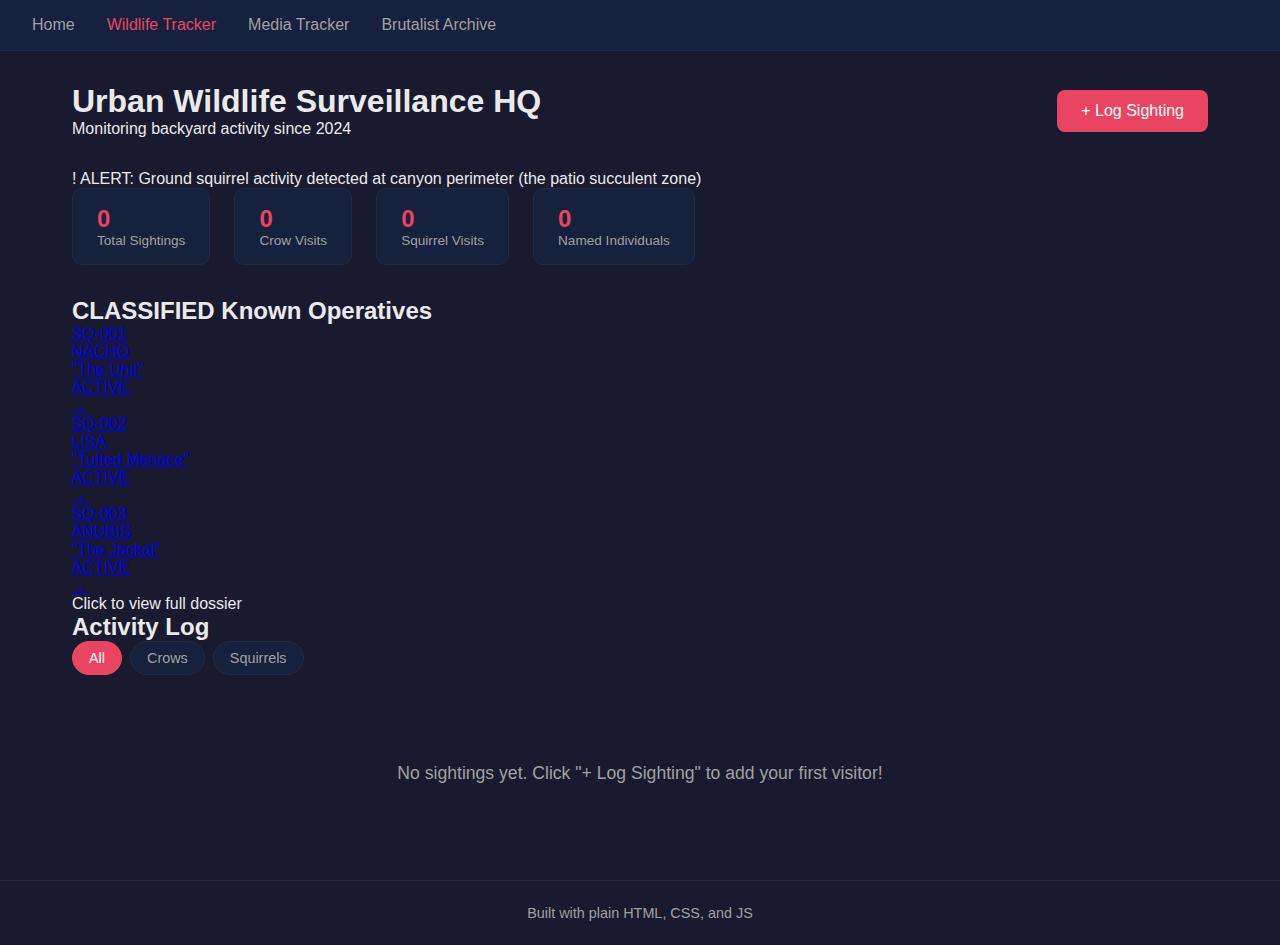
<file: wildlife.html>
<!DOCTYPE html>
<html lang="en">
<head>
    <meta charset="UTF-8">
    <meta name="viewport" content="width=device-width, initial-scale=1.0">
    <title>Wildlife Tracker</title>
    <link rel="stylesheet" href="styles.css">
</head>
<body>
    <nav>
        <a href="index.html">Home</a>
        <a href="wildlife.html" class="active">Wildlife Tracker</a>
        <a href="media.html">Media Tracker</a>
        <a href="brutalist.html">Brutalist Archive</a>
    </nav>

    <main class="surveillance-hq">
        <div class="tracker-header">
            <div class="hq-title">
                <h1>Urban Wildlife Surveillance HQ</h1>
                <p class="hq-subtitle">Monitoring backyard activity since 2024</p>
            </div>
            <button class="btn" onclick="openModal()">+ Log Sighting</button>
        </div>

        <div class="alert-banner">
            <span class="alert-icon">!</span>
            <span class="alert-text">ALERT: Ground squirrel activity detected at canyon perimeter (the patio succulent zone)</span>
        </div>

        <div class="stats" id="stats"></div>

        <!-- Known Operatives Section -->
        <section class="operatives-section">
            <h2 class="section-title"><span class="classified-badge">CLASSIFIED</span> Known Operatives</h2>
            <div class="operatives-grid">
                <a href="squirrel-nacho.html" class="operative-card">
                    <div class="operative-photo">
                        <div class="operative-photo-placeholder">SQ-001</div>
                    </div>
                    <div class="operative-info">
                        <div class="operative-name">NACHO</div>
                        <div class="operative-codename">"The Unit"</div>
                        <div class="operative-status status-active">ACTIVE</div>
                    </div>
                    <div class="operative-arrow">&rarr;</div>
                </a>
                <a href="squirrel-lisa.html" class="operative-card">
                    <div class="operative-photo">
                        <div class="operative-photo-placeholder">SQ-002</div>
                    </div>
                    <div class="operative-info">
                        <div class="operative-name">LISA</div>
                        <div class="operative-codename">"Tufted Menace"</div>
                        <div class="operative-status status-active">ACTIVE</div>
                    </div>
                    <div class="operative-arrow">&rarr;</div>
                </a>
            </div>
                            <a href="squirrel-anubis.html" class="operative-card">
                    <div class="operative-photo">
                        <div class="operative-photo-placeholder">SQ-003</div>
                    </div>
                    <div class="operative-info">
                        <div class="operative-name">ANUBIS</div>
                        <div class="operative-codename">"The Jackal"</div>
                        <div class="operative-status status-active">ACTIVE</div>
                    </div>
                    <div class="operative-arrow">&rarr;</div>
                </a>
            </div>
            <p class="operatives-hint">Click to view full dossier</p>
        </section>

        <h2 class="section-title">Activity Log</h2>

        <div class="filters">
            <button class="filter-btn active" data-filter="all">All</button>
            <button class="filter-btn" data-filter="crow">Crows</button>
            <button class="filter-btn" data-filter="squirrel">Squirrels</button>
        </div>

        <div class="items-grid" id="sightings-list"></div>
    </main>

    <!-- Add/Edit Modal -->
    <div class="modal-overlay" id="modal">
        <div class="modal">
            <h2 id="modal-title">Log Sighting</h2>
            <form id="sighting-form">
                <input type="hidden" id="edit-id">

                <div class="form-group">
                    <label for="animal-type">Animal Type *</label>
                    <select id="animal-type" required>
                        <option value="crow">Crow</option>
                        <option value="squirrel">Squirrel</option>
                    </select>
                </div>

                <div class="form-group">
                    <label for="animal-name">Name/Identifier</label>
                    <input type="text" id="animal-name" placeholder="e.g., One-Eyed Jack, Fluffy Tail">
                </div>

                <div class="form-group">
                    <label for="visit-date">Date</label>
                    <input type="date" id="visit-date">
                </div>

                <div class="form-group">
                    <label for="visit-time">Time of Visit</label>
                    <input type="time" id="visit-time">
                </div>

                <div class="form-group">
                    <label for="behavior">Behavior/Notes</label>
                    <textarea id="behavior" placeholder="What were they doing? Any distinctive features?"></textarea>
                </div>

                <div class="form-actions">
                    <button type="button" class="btn btn-secondary" onclick="closeModal()">Cancel</button>
                    <button type="submit" class="btn">Save</button>
                </div>
            </form>
        </div>
    </div>

    <footer>
        <p>Built with plain HTML, CSS, and JS</p>
    </footer>

    <script>
        // Wildlife Tracker Logic
        const STORAGE_KEY = 'wildlife_sightings';

        function getSightings() {
            const data = localStorage.getItem(STORAGE_KEY);
            return data ? JSON.parse(data) : [];
        }

        function saveSightings(sightings) {
            localStorage.setItem(STORAGE_KEY, JSON.stringify(sightings));
        }

        function generateId() {
            return Date.now().toString(36) + Math.random().toString(36).substr(2);
        }

        function formatDate(dateStr) {
            if (!dateStr) return '';
            const date = new Date(dateStr);
            return date.toLocaleDateString('en-US', { month: 'short', day: 'numeric', year: 'numeric' });
        }

        function formatTime(timeStr) {
            if (!timeStr) return '';
            const [hours, minutes] = timeStr.split(':');
            const h = parseInt(hours);
            const ampm = h >= 12 ? 'PM' : 'AM';
            const hour12 = h % 12 || 12;
            return `${hour12}:${minutes} ${ampm}`;
        }

        // Modal functions
        function openModal(sighting = null) {
            const modal = document.getElementById('modal');
            const title = document.getElementById('modal-title');
            const form = document.getElementById('sighting-form');

            if (sighting) {
                title.textContent = 'Edit Sighting';
                document.getElementById('edit-id').value = sighting.id;
                document.getElementById('animal-type').value = sighting.type;
                document.getElementById('animal-name').value = sighting.name || '';
                document.getElementById('visit-date').value = sighting.date || '';
                document.getElementById('visit-time').value = sighting.time || '';
                document.getElementById('behavior').value = sighting.behavior || '';
            } else {
                title.textContent = 'Log Sighting';
                form.reset();
                document.getElementById('edit-id').value = '';
                document.getElementById('visit-date').value = new Date().toISOString().split('T')[0];
            }

            modal.classList.add('active');
        }

        function closeModal() {
            document.getElementById('modal').classList.remove('active');
        }

        // Form submission
        document.getElementById('sighting-form').addEventListener('submit', function(e) {
            e.preventDefault();

            const sightings = getSightings();
            const editId = document.getElementById('edit-id').value;

            const sightingData = {
                id: editId || generateId(),
                type: document.getElementById('animal-type').value,
                name: document.getElementById('animal-name').value.trim(),
                date: document.getElementById('visit-date').value,
                time: document.getElementById('visit-time').value,
                behavior: document.getElementById('behavior').value.trim(),
                createdAt: editId ? sightings.find(s => s.id === editId)?.createdAt : new Date().toISOString()
            };

            if (editId) {
                const index = sightings.findIndex(s => s.id === editId);
                if (index !== -1) sightings[index] = sightingData;
            } else {
                sightings.unshift(sightingData);
            }

            saveSightings(sightings);
            closeModal();
            renderSightings();
        });

        // Delete sighting
        function deleteSighting(id) {
            if (!confirm('Delete this sighting?')) return;
            const sightings = getSightings().filter(s => s.id !== id);
            saveSightings(sightings);
            renderSightings();
        }

        // Edit sighting
        function editSighting(id) {
            const sighting = getSightings().find(s => s.id === id);
            if (sighting) openModal(sighting);
        }

        // Render sightings
        let currentFilter = 'all';

        function renderSightings() {
            const sightings = getSightings();
            const filtered = currentFilter === 'all'
                ? sightings
                : sightings.filter(s => s.type === currentFilter);

            const container = document.getElementById('sightings-list');

            // Render stats
            const crows = sightings.filter(s => s.type === 'crow').length;
            const squirrels = sightings.filter(s => s.type === 'squirrel').length;
            const uniqueNames = new Set(sightings.filter(s => s.name).map(s => s.name)).size;

            document.getElementById('stats').innerHTML = `
                <div class="stat">
                    <div class="stat-value">${sightings.length}</div>
                    <div class="stat-label">Total Sightings</div>
                </div>
                <div class="stat">
                    <div class="stat-value">${crows}</div>
                    <div class="stat-label">Crow Visits</div>
                </div>
                <div class="stat">
                    <div class="stat-value">${squirrels}</div>
                    <div class="stat-label">Squirrel Visits</div>
                </div>
                <div class="stat">
                    <div class="stat-value">${uniqueNames}</div>
                    <div class="stat-label">Named Individuals</div>
                </div>
            `;

            if (filtered.length === 0) {
                container.innerHTML = `
                    <div class="empty-state">
                        <p>No sightings yet. Click "+ Log Sighting" to add your first visitor!</p>
                    </div>
                `;
                return;
            }

            container.innerHTML = filtered.map(s => `
                <div class="item-card">
                    <div class="item-header">
                        <div>
                            <span class="animal-type ${s.type}">${s.type === 'crow' ? 'Crow' : 'Squirrel'}</span>
                            <span class="item-title">${s.name || 'Unknown visitor'}</span>
                        </div>
                        <div class="item-actions">
                            <button class="btn btn-small btn-secondary" onclick="editSighting('${s.id}')">Edit</button>
                            <button class="btn btn-small btn-danger" onclick="deleteSighting('${s.id}')">Delete</button>
                        </div>
                    </div>
                    <div class="item-meta">
                        ${s.date ? formatDate(s.date) : 'No date'}
                        ${s.time ? ' at ' + formatTime(s.time) : ''}
                    </div>
                    ${s.behavior ? `<div class="item-notes">${s.behavior}</div>` : ''}
                </div>
            `).join('');
        }

        // Filter buttons
        document.querySelectorAll('.filter-btn').forEach(btn => {
            btn.addEventListener('click', function() {
                document.querySelectorAll('.filter-btn').forEach(b => b.classList.remove('active'));
                this.classList.add('active');
                currentFilter = this.dataset.filter;
                renderSightings();
            });
        });

        // Close modal on overlay click
        document.getElementById('modal').addEventListener('click', function(e) {
            if (e.target === this) closeModal();
        });

        // Close modal on Escape key
        document.addEventListener('keydown', function(e) {
            if (e.key === 'Escape') closeModal();
        });

        // Initial render
        renderSightings();
    </script>
</body>
</html>
</file>
<file: styles.css>
* {
    margin: 0;
    padding: 0;
    box-sizing: border-box;
}

:root {
    --bg: #1a1a2e;
    --surface: #16213e;
    --surface-light: #1f2b47;
    --primary: #e94560;
    --secondary: #0f3460;
    --text: #eaeaea;
    --text-muted: #a0a0a0;
    --success: #4ecca3;
    --star: #ffd700;
}

body {
    font-family: -apple-system, BlinkMacSystemFont, 'Segoe UI', Roboto, Oxygen, Ubuntu, sans-serif;
    background: var(--bg);
    color: var(--text);
    min-height: 100vh;
    display: flex;
    flex-direction: column;
}

/* Navigation */
nav {
    background: var(--surface);
    padding: 1rem 2rem;
    display: flex;
    gap: 2rem;
    border-bottom: 1px solid var(--surface-light);
}

nav a {
    color: var(--text-muted);
    text-decoration: none;
    font-weight: 500;
    transition: color 0.2s;
}

nav a:hover, nav a.active {
    color: var(--primary);
}

/* Main content */
main {
    flex: 1;
    padding: 2rem;
    max-width: 1200px;
    margin: 0 auto;
    width: 100%;
}

/* Landing page */
.landing {
    text-align: center;
    padding-top: 4rem;
}

.landing h1 {
    font-size: 3rem;
    margin-bottom: 1rem;
}

.landing > p {
    color: var(--text-muted);
    font-size: 1.2rem;
    margin-bottom: 3rem;
}

.cards {
    display: grid;
    grid-template-columns: repeat(auto-fit, minmax(280px, 1fr));
    gap: 1.5rem;
    max-width: 800px;
    margin: 0 auto;
}

.card {
    background: var(--surface);
    padding: 2rem;
    border-radius: 12px;
    text-decoration: none;
    color: var(--text);
    transition: transform 0.2s, box-shadow 0.2s;
    border: 1px solid var(--surface-light);
}

.card:hover {
    transform: translateY(-4px);
    box-shadow: 0 8px 24px rgba(0, 0, 0, 0.3);
}

.card h2 {
    color: var(--primary);
    margin-bottom: 0.5rem;
}

.card p {
    color: var(--text-muted);
}

/* Squirrel gallery */
.squirrel-gallery {
    margin-top: 4rem;
    text-align: center;
}

.squirrel-gallery h2 {
    font-size: 1.5rem;
    margin-bottom: 1.5rem;
    color: var(--text);
}

.squirrel-pics {
    display: flex;
    justify-content: center;
    gap: 1.5rem;
    flex-wrap: wrap;
}

.squirrel-img {
    width: 180px;
    height: 180px;
    object-fit: cover;
    border-radius: 12px;
    border: 2px solid var(--surface-light);
    transition: transform 0.2s, box-shadow 0.2s;
}

.squirrel-img:hover {
    transform: scale(1.05);
    box-shadow: 0 8px 24px rgba(0, 0, 0, 0.4);
}

#magic-squirrel {
    cursor: pointer;
    border-color: var(--primary);
}

#magic-squirrel:hover {
    border-color: var(--star);
    box-shadow: 0 0 20px rgba(255, 215, 0, 0.3);
}

/* Footer */
footer {
    text-align: center;
    padding: 1.5rem;
    color: var(--text-muted);
    font-size: 0.9rem;
    border-top: 1px solid var(--surface-light);
}

/* Tracker pages common styles */
.tracker-header {
    display: flex;
    justify-content: space-between;
    align-items: center;
    margin-bottom: 2rem;
    flex-wrap: wrap;
    gap: 1rem;
}

.tracker-header h1 {
    font-size: 2rem;
}

/* Buttons */
.btn {
    background: var(--primary);
    color: white;
    border: none;
    padding: 0.75rem 1.5rem;
    border-radius: 8px;
    cursor: pointer;
    font-size: 1rem;
    font-weight: 500;
    transition: opacity 0.2s;
}

.btn:hover {
    opacity: 0.9;
}

.btn-secondary {
    background: var(--secondary);
}

.btn-small {
    padding: 0.4rem 0.8rem;
    font-size: 0.85rem;
}

.btn-danger {
    background: #c0392b;
}

/* Forms */
.modal-overlay {
    display: none;
    position: fixed;
    top: 0;
    left: 0;
    right: 0;
    bottom: 0;
    background: rgba(0, 0, 0, 0.7);
    justify-content: center;
    align-items: center;
    z-index: 100;
}

.modal-overlay.active {
    display: flex;
}

.modal {
    background: var(--surface);
    padding: 2rem;
    border-radius: 12px;
    width: 90%;
    max-width: 500px;
    max-height: 90vh;
    overflow-y: auto;
}

.modal h2 {
    margin-bottom: 1.5rem;
    color: var(--primary);
}

.form-group {
    margin-bottom: 1rem;
}

.form-group label {
    display: block;
    margin-bottom: 0.5rem;
    color: var(--text-muted);
    font-size: 0.9rem;
}

.form-group input,
.form-group select,
.form-group textarea {
    width: 100%;
    padding: 0.75rem;
    border: 1px solid var(--surface-light);
    border-radius: 8px;
    background: var(--bg);
    color: var(--text);
    font-size: 1rem;
    font-family: inherit;
}

.form-group textarea {
    min-height: 80px;
    resize: vertical;
}

.form-group input:focus,
.form-group select:focus,
.form-group textarea:focus {
    outline: none;
    border-color: var(--primary);
}

.form-actions {
    display: flex;
    gap: 1rem;
    margin-top: 1.5rem;
}

.form-actions .btn {
    flex: 1;
}

/* Item lists */
.items-grid {
    display: grid;
    gap: 1rem;
}

.item-card {
    background: var(--surface);
    padding: 1.25rem;
    border-radius: 10px;
    border: 1px solid var(--surface-light);
}

.item-header {
    display: flex;
    justify-content: space-between;
    align-items: flex-start;
    margin-bottom: 0.75rem;
}

.item-title {
    font-size: 1.1rem;
    font-weight: 600;
}

.item-meta {
    color: var(--text-muted);
    font-size: 0.85rem;
    margin-bottom: 0.5rem;
}

.item-notes {
    color: var(--text-muted);
    font-size: 0.9rem;
    line-height: 1.5;
}

.item-actions {
    display: flex;
    gap: 0.5rem;
}

/* Filters and tabs */
.filters {
    display: flex;
    gap: 0.5rem;
    margin-bottom: 1.5rem;
    flex-wrap: wrap;
}

.filter-btn {
    background: var(--surface);
    border: 1px solid var(--surface-light);
    color: var(--text-muted);
    padding: 0.5rem 1rem;
    border-radius: 20px;
    cursor: pointer;
    font-size: 0.9rem;
    transition: all 0.2s;
}

.filter-btn:hover, .filter-btn.active {
    background: var(--primary);
    border-color: var(--primary);
    color: white;
}

/* Rating stars */
.rating {
    display: flex;
    gap: 0.25rem;
}

.rating .star {
    color: var(--surface-light);
    font-size: 1.1rem;
}

.rating .star.filled {
    color: var(--star);
}

/* Rating input */
.rating-input {
    display: flex;
    gap: 0.25rem;
    flex-direction: row-reverse;
    justify-content: flex-end;
}

.rating-input input {
    display: none;
}

.rating-input label {
    cursor: pointer;
    font-size: 1.5rem;
    color: var(--surface-light);
    transition: color 0.1s;
}

.rating-input label:hover,
.rating-input label:hover ~ label,
.rating-input input:checked ~ label {
    color: var(--star);
}

/* Recommend badge */
.badge {
    display: inline-block;
    background: var(--success);
    color: var(--bg);
    padding: 0.2rem 0.6rem;
    border-radius: 12px;
    font-size: 0.75rem;
    font-weight: 600;
}

/* Empty state */
.empty-state {
    text-align: center;
    padding: 4rem 2rem;
    color: var(--text-muted);
}

.empty-state p {
    font-size: 1.1rem;
}

/* Wildlife specific */
.animal-type {
    display: inline-block;
    padding: 0.2rem 0.6rem;
    border-radius: 12px;
    font-size: 0.8rem;
    font-weight: 500;
    margin-right: 0.5rem;
}

.animal-type.crow {
    background: #2d3436;
    color: #dfe6e9;
}

.animal-type.squirrel {
    background: #6d4c41;
    color: #efebe9;
}

/* Checkbox styling */
.checkbox-group {
    display: flex;
    align-items: center;
    gap: 0.5rem;
}

.checkbox-group input[type="checkbox"] {
    width: auto;
    accent-color: var(--primary);
}

/* Stats */
.stats {
    display: flex;
    gap: 1.5rem;
    margin-bottom: 2rem;
    flex-wrap: wrap;
}

.stat {
    background: var(--surface);
    padding: 1rem 1.5rem;
    border-radius: 10px;
    border: 1px solid var(--surface-light);
}

.stat-value {
    font-size: 1.5rem;
    font-weight: 700;
    color: var(--primary);
}

.stat-label {
    color: var(--text-muted);
    font-size: 0.85rem;
}

/* Responsive */
@media (max-width: 600px) {
    nav {
        justify-content: center;
    }

    .landing h1 {
        font-size: 2rem;
    }

    .tracker-header {
        flex-direction: column;
        align-items: flex-start;
    }
}
</file>
<file: brutalist.css>
/* Brutalist Archive Styles */
/* Raw. Bold. Unapologetic. */

* {
    margin: 0;
    padding: 0;
    box-sizing: border-box;
}

:root {
    --concrete: #d4d4d4;
    --concrete-dark: #8a8a8a;
    --shadow: #2a2a2a;
    --black: #0a0a0a;
    --white: #fafafa;
    --accent: #4a5568;
    --accent-dark: #2d3748;
}

body {
    font-family: 'Helvetica Neue', Helvetica, Arial, sans-serif;
    background: var(--concrete);
    color: var(--black);
    line-height: 1.6;
}

/* Navigation - minimal, functional */
nav {
    background: var(--black);
    padding: 1rem 2rem;
    display: flex;
    gap: 2rem;
    position: sticky;
    top: 0;
    z-index: 100;
}

nav a {
    color: var(--concrete);
    text-decoration: none;
    font-size: 0.85rem;
    text-transform: uppercase;
    letter-spacing: 0.1em;
    transition: color 0.2s;
}

nav a:hover, nav a.active {
    color: var(--white);
}

/* Hero - monumental */
.hero {
    background: var(--black);
    color: var(--white);
    padding: 6rem 2rem;
    text-align: center;
    border-bottom: 8px solid var(--accent);
}

.hero h1 {
    font-family: 'Arial Black', Helvetica, sans-serif;
    font-size: clamp(2.5rem, 8vw, 6rem);
    font-weight: 900;
    letter-spacing: 0.2em;
    margin-bottom: 1rem;
    text-transform: uppercase;
}

.hero .subtitle {
    font-size: 1rem;
    letter-spacing: 0.3em;
    text-transform: uppercase;
    color: var(--concrete);
}

/* News Alert */
.news-alert {
    background: var(--accent);
    padding: 1.5rem 2rem;
}

.alert-box {
    background: var(--black);
    padding: 1.5rem 2rem;
    display: flex;
    align-items: center;
    gap: 1.5rem;
    flex-wrap: wrap;
}

.alert-label {
    background: var(--white);
    color: var(--black);
    padding: 0.3rem 0.8rem;
    font-size: 0.75rem;
    font-weight: bold;
    text-transform: uppercase;
    letter-spacing: 0.1em;
    flex-shrink: 0;
}

.alert-headline {
    color: var(--white);
    font-size: 1rem;
    flex: 1;
    margin: 0;
}

.alert-link {
    color: var(--accent);
    text-decoration: none;
    font-size: 0.85rem;
    font-weight: bold;
    text-transform: uppercase;
    letter-spacing: 0.05em;
    flex-shrink: 0;
}

.alert-link:hover {
    text-decoration: underline;
}

.news-fallback {
    margin-top: 0.75rem;
    font-size: 0.8rem;
    text-align: right;
}

.news-fallback a {
    color: var(--white);
}

/* City Guides */
.city-guides {
    background: var(--white);
    padding: 3rem 2rem;
}

.city-guides h2 {
    text-align: center;
    border-bottom: none;
    margin-bottom: 1.5rem;
}

.city-links {
    display: grid;
    grid-template-columns: repeat(auto-fit, minmax(250px, 1fr));
    gap: 1rem;
    max-width: 900px;
    margin: 0 auto;
}

.city-card {
    display: block;
    background: var(--black);
    color: var(--white);
    text-decoration: none;
    padding: 1.5rem;
    text-align: center;
    transition: transform 0.2s, box-shadow 0.2s;
    border: 3px solid var(--black);
}

.city-card:hover {
    transform: translateY(-2px);
    box-shadow: 6px 6px 0 var(--accent);
}

.city-name {
    display: block;
    font-family: 'Arial Black', Helvetica, sans-serif;
    font-size: 1.25rem;
    text-transform: uppercase;
    letter-spacing: 0.1em;
    margin-bottom: 0.5rem;
}

.city-desc {
    display: block;
    font-size: 0.85rem;
    color: var(--concrete);
}

/* Sections */
section {
    padding: 4rem 2rem;
}

.container {
    max-width: 1200px;
    margin: 0 auto;
}

section h2 {
    font-family: 'Arial Black', Helvetica, sans-serif;
    font-size: 2rem;
    text-transform: uppercase;
    letter-spacing: 0.15em;
    margin-bottom: 2rem;
    padding-bottom: 0.5rem;
    border-bottom: 4px solid var(--black);
}

/* Manifesto section */
.manifesto {
    background: var(--white);
    border-left: 8px solid var(--black);
}

blockquote {
    font-size: 1.3rem;
    font-style: italic;
    margin: 2rem 0;
    padding: 1.5rem;
    background: var(--concrete);
    border-left: 4px solid var(--accent);
}

blockquote cite {
    display: block;
    margin-top: 1rem;
    font-size: 0.9rem;
    font-style: normal;
    color: var(--concrete-dark);
}

.manifesto p {
    margin-bottom: 1.5rem;
    font-size: 1.1rem;
}

/* Buildings grid */
.buildings {
    background: var(--shadow);
    color: var(--white);
}

.buildings h2 {
    color: var(--white);
    border-bottom-color: var(--concrete);
}

.building-grid {
    display: grid;
    grid-template-columns: repeat(auto-fit, minmax(350px, 1fr));
    gap: 2rem;
}

.building-card {
    background: var(--black);
    border: 2px solid var(--concrete-dark);
    transition: transform 0.2s;
}

.building-card:hover {
    transform: translateY(-4px);
}

.building-image {
    height: 220px;
    background-size: cover;
    background-position: center;
    filter: grayscale(40%);
    transition: filter 0.3s;
}

.building-card:hover .building-image {
    filter: grayscale(0%);
}

.building-info {
    padding: 1.5rem;
}

.building-info h3 {
    font-family: 'Arial Black', Helvetica, sans-serif;
    font-size: 1.1rem;
    text-transform: uppercase;
    letter-spacing: 0.05em;
    margin-bottom: 0.5rem;
}

.building-meta {
    font-size: 0.8rem;
    color: var(--concrete-dark);
    margin-bottom: 1rem;
    letter-spacing: 0.05em;
}

.building-info p {
    font-size: 0.9rem;
    line-height: 1.5;
    color: var(--concrete);
    margin-bottom: 1rem;
}

.status {
    display: inline-block;
    padding: 0.3rem 0.8rem;
    font-size: 0.75rem;
    text-transform: uppercase;
    letter-spacing: 0.1em;
    font-weight: bold;
}

.status.threatened {
    background: var(--accent);
    color: var(--white);
}

.status.preserved {
    background: var(--concrete);
    color: var(--black);
}

/* Action section */
.action {
    background: var(--accent);
    color: var(--white);
}

.action h2 {
    color: var(--white);
    border-bottom-color: var(--white);
}

.action h3 {
    font-family: 'Arial Black', Helvetica, sans-serif;
    font-size: 1rem;
    text-transform: uppercase;
    letter-spacing: 0.1em;
    margin: 1.5rem 0 1rem;
}

.action-content {
    display: grid;
    grid-template-columns: 1fr 1fr;
    gap: 3rem;
}

@media (max-width: 768px) {
    .action-content {
        grid-template-columns: 1fr;
    }
}

.urgent {
    font-size: 1.2rem;
    font-weight: bold;
    border-left: 4px solid var(--white);
    padding-left: 1rem;
    margin-bottom: 1.5rem;
}

.action-text p {
    margin-bottom: 1rem;
}

.action-text ul {
    margin-left: 1.5rem;
}

.action-text li {
    margin-bottom: 0.5rem;
}

.action-links {
    display: flex;
    flex-direction: column;
    gap: 1rem;
}

.action-btn {
    display: block;
    background: var(--black);
    color: var(--white);
    text-decoration: none;
    padding: 1rem 1.5rem;
    text-align: center;
    text-transform: uppercase;
    letter-spacing: 0.1em;
    font-size: 0.85rem;
    font-weight: bold;
    border: 2px solid var(--black);
    transition: all 0.2s;
}

.action-btn:hover {
    background: var(--white);
    color: var(--black);
}

.action-btn.secondary {
    background: transparent;
    border-color: var(--white);
}

.action-btn.secondary:hover {
    background: var(--white);
    color: var(--accent);
}

/* Resources */
.resources {
    background: var(--white);
}

.resource-list {
    list-style: none;
}

.resource-list li {
    padding: 1rem 0;
    border-bottom: 1px solid var(--concrete);
    font-size: 1rem;
}

.resource-list a {
    color: var(--black);
    text-decoration: none;
    border-bottom: 2px solid var(--accent);
    transition: color 0.2s;
}

.resource-list a:hover {
    color: var(--accent);
}

/* Footer */
footer {
    background: var(--black);
    color: var(--concrete-dark);
    text-align: center;
    padding: 2rem;
    font-size: 0.8rem;
}

footer p {
    margin-bottom: 0.5rem;
}

/* City Pages */
.city-hero {
    padding: 4rem 2rem;
}

.city-hero h1 {
    font-size: clamp(2rem, 6vw, 4rem);
}

.breadcrumb {
    margin-bottom: 1rem;
    font-size: 0.85rem;
    letter-spacing: 0.1em;
    text-transform: uppercase;
}

.breadcrumb a {
    color: var(--concrete);
    text-decoration: none;
}

.breadcrumb a:hover {
    color: var(--white);
}

.city-intro {
    background: var(--white);
    padding: 3rem 2rem;
}

.city-intro .lead {
    font-size: 1.25rem;
    line-height: 1.7;
    color: var(--black);
    max-width: 800px;
}

.building-feature {
    display: grid;
    grid-template-columns: 1fr 1fr;
    gap: 0;
    background: var(--black);
    margin-bottom: 2rem;
}

.building-feature:nth-child(even) {
    direction: rtl;
}

.building-feature:nth-child(even) > * {
    direction: ltr;
}

.building-image-large {
    min-height: 300px;
    background-size: cover;
    background-position: center;
    filter: grayscale(30%);
    transition: filter 0.3s;
}

.building-feature:hover .building-image-large {
    filter: grayscale(0%);
}

.building-content {
    padding: 2.5rem;
    color: var(--white);
}

.building-content h2 {
    font-family: 'Arial Black', Helvetica, sans-serif;
    font-size: 1.5rem;
    text-transform: uppercase;
    letter-spacing: 0.05em;
    margin: 1rem 0 0.5rem;
    border-bottom: none;
}

.building-content .building-meta {
    color: var(--concrete-dark);
    margin-bottom: 1.5rem;
}

.building-content p {
    color: var(--concrete);
    line-height: 1.7;
    margin-bottom: 1rem;
}

.building-content .status {
    margin-bottom: 0.5rem;
}

.threat-note {
    background: rgba(196, 30, 58, 0.2);
    padding: 1rem;
    border-left: 3px solid var(--accent);
    margin-top: 1.5rem;
}

.threat-note strong {
    color: var(--accent);
}

.action-links-inline {
    display: flex;
    gap: 1rem;
    flex-wrap: wrap;
    margin-top: 1.5rem;
}

.action-links-inline .action-btn {
    flex: 1;
    min-width: 200px;
}

footer a {
    color: var(--concrete);
    text-decoration: none;
}

footer a:hover {
    color: var(--white);
}

/* Responsive */
@media (max-width: 800px) {
    .building-feature {
        grid-template-columns: 1fr;
    }

    .building-feature:nth-child(even) {
        direction: ltr;
    }

    .building-image-large {
        min-height: 200px;
    }
}

@media (max-width: 600px) {
    .hero h1 {
        letter-spacing: 0.1em;
    }

    .building-grid {
        grid-template-columns: 1fr;
    }

    nav {
        flex-wrap: wrap;
        gap: 1rem;
    }
}

/* ZIP Code Form Styles */
.zip-form-container {
    margin-bottom: 2rem;
}

.zip-form {
    background: var(--black);
    padding: 1.5rem;
    margin-bottom: 1rem;
}

.zip-form label {
    display: block;
    font-size: 0.9rem;
    text-transform: uppercase;
    letter-spacing: 0.1em;
    margin-bottom: 0.75rem;
}

.zip-input-row {
    display: flex;
    gap: 1rem;
    flex-wrap: wrap;
}

.zip-form input[type="text"] {
    flex: 1;
    min-width: 120px;
    max-width: 200px;
    padding: 0.75rem 1rem;
    font-size: 1.2rem;
    font-family: 'Arial Black', Helvetica, sans-serif;
    letter-spacing: 0.2em;
    text-align: center;
    border: 2px solid var(--white);
    background: transparent;
    color: var(--white);
}

.zip-form input[type="text"]::placeholder {
    color: var(--concrete-dark);
    letter-spacing: 0.1em;
}

.zip-form input[type="text"]:focus {
    outline: none;
    border-color: var(--accent);
}

.zip-form .action-btn {
    cursor: pointer;
    border: none;
}

.rep-results {
    background: rgba(0, 0, 0, 0.3);
    padding: 1.5rem;
    margin-top: 1rem;
}

.rep-instructions {
    margin-bottom: 1rem;
    font-size: 0.95rem;
}

.rep-buttons {
    display: flex;
    gap: 1rem;
    flex-wrap: wrap;
    margin-bottom: 1.5rem;
}

.rep-buttons .action-btn {
    flex: 1;
    min-width: 200px;
}

.message-template {
    background: var(--black);
    padding: 1.5rem;
}

.message-template h4 {
    display: flex;
    justify-content: space-between;
    align-items: center;
    font-size: 0.85rem;
    text-transform: uppercase;
    letter-spacing: 0.1em;
    margin-bottom: 1rem;
    padding-bottom: 0.5rem;
    border-bottom: 2px solid var(--concrete-dark);
}

.copy-btn {
    background: var(--white);
    color: var(--black);
    border: none;
    padding: 0.4rem 1rem;
    font-size: 0.75rem;
    font-weight: bold;
    text-transform: uppercase;
    letter-spacing: 0.1em;
    cursor: pointer;
    transition: all 0.2s;
}

.copy-btn:hover {
    background: var(--accent);
    color: var(--white);
}

.copy-btn.copied {
    background: #2ecc71;
    color: var(--white);
}

.message-box {
    font-family: 'Courier New', monospace;
    font-size: 0.85rem;
    line-height: 1.6;
    color: var(--concrete);
}

.message-box p {
    margin-bottom: 0.75rem;
}

.message-box strong {
    color: var(--white);
}

.other-resources {
    margin-top: 1.5rem;
    padding-top: 1.5rem;
    border-top: 2px solid rgba(255, 255, 255, 0.2);
}

.other-resources h4 {
    font-size: 0.85rem;
    text-transform: uppercase;
    letter-spacing: 0.1em;
    margin-bottom: 1rem;
}

/* Story Generator / Mad Libs */
.story-generator {
    margin-top: 2rem;
    padding-top: 1.5rem;
    border-top: 2px solid rgba(255, 255, 255, 0.2);
}

.story-generator h4 {
    font-size: 0.85rem;
    text-transform: uppercase;
    letter-spacing: 0.1em;
    margin-bottom: 0.5rem;
}

.generator-intro {
    font-size: 0.9rem;
    margin-bottom: 1rem;
    color: rgba(255, 255, 255, 0.8);
}

.madlib-container {
    background: var(--black);
    padding: 1.5rem;
}

.generated-story {
    font-family: 'Times New Roman', Times, serif;
    font-size: 1rem;
    line-height: 1.8;
    color: var(--concrete);
    margin-bottom: 1.5rem;
    padding: 1rem;
    background: rgba(255, 255, 255, 0.05);
    border-left: 3px solid var(--concrete-dark);
}

.madlib-slot {
    background: rgba(196, 30, 58, 0.3);
    color: var(--white);
    padding: 0.1rem 0.4rem;
    border-bottom: 2px solid var(--accent);
    cursor: default;
    transition: background 0.3s;
}

.madlib-slot.flash {
    background: var(--accent);
}

.madlib-controls {
    display: flex;
    gap: 0.75rem;
    flex-wrap: wrap;
    align-items: center;
}

.cycle-btn {
    display: flex;
    align-items: center;
    gap: 0.5rem;
    background: transparent;
    border: 2px solid var(--concrete-dark);
    color: var(--concrete);
    padding: 0.5rem 1rem;
    font-size: 0.8rem;
    text-transform: uppercase;
    letter-spacing: 0.05em;
    cursor: pointer;
    transition: all 0.2s;
}

.cycle-btn:hover {
    border-color: var(--white);
    color: var(--white);
}

.cycle-label {
    font-weight: bold;
}

.cycle-arrows {
    font-size: 1rem;
    opacity: 0.7;
}

.madlib-controls .copy-btn {
    margin-left: auto;
}
</file>
